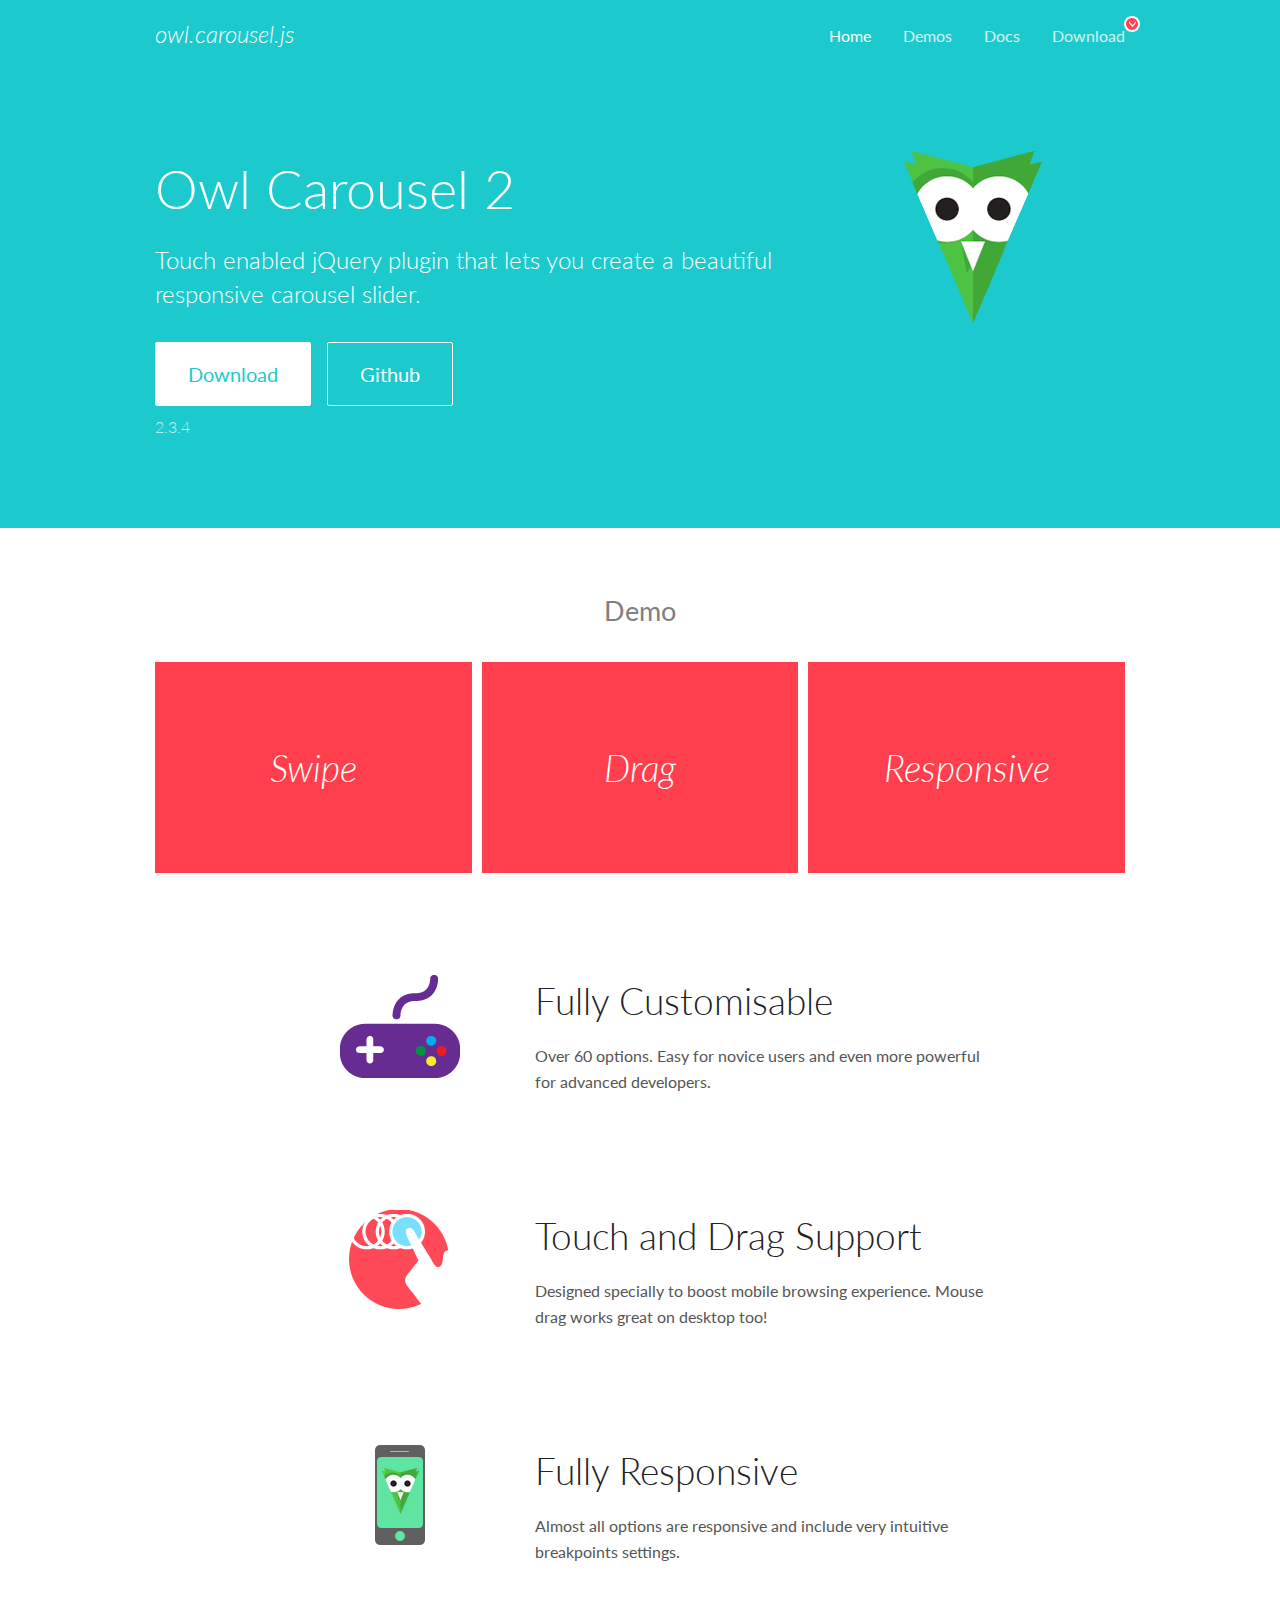
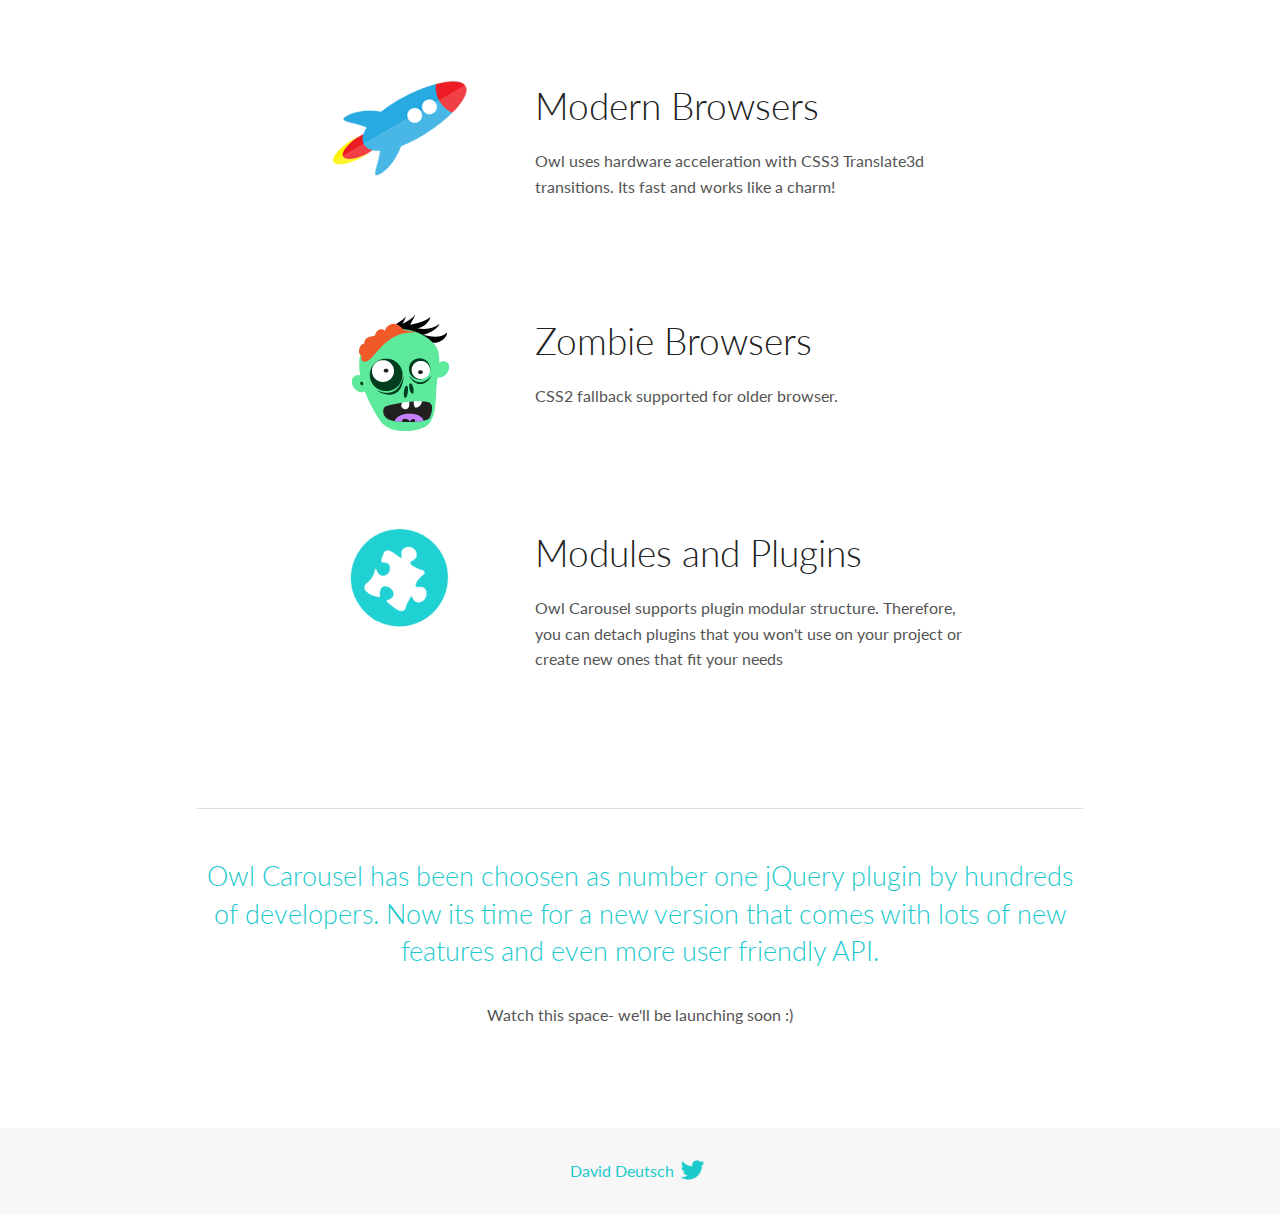
<file: vindor/OwlCarousel2-2.3.4/docs/index.html>
<!DOCTYPE html>
<html lang="en">
  <head>

    <!-- head -->
    <meta charset="utf-8">
    <meta name="msapplication-tap-highlight" content="no" />
    <meta name="viewport" content="width=device-width, initial-scale=1.0" />
    <meta name="description" content="Touch enabled jQuery plugin that lets you create beautiful responsive carousel slider.">
    <meta name="author" content="David Deutsch">
    <title>
      Home | Owl Carousel | 2.3.4
    </title>

    <!-- Stylesheets -->
    <link href='https://fonts.googleapis.com/css?family=Lato:300,400,700,400italic,300italic' rel='stylesheet' type='text/css'>
    <link rel="stylesheet" href="assets/css/docs.theme.min.css">

    <!-- Owl Stylesheets -->
    <link rel="stylesheet" href="assets/owlcarousel/assets/owl.carousel.min.css">
    <link rel="stylesheet" href="assets/owlcarousel/assets/owl.theme.default.min.css">

    <!-- HTML5 shim and Respond.js IE8 support of HTML5 elements and media queries -->

    <!--[if lt IE 9]>
      <script src="https://oss.maxcdn.com/libs/html5shiv/3.7.0/html5shiv.js"></script>
      <script src="https://oss.maxcdn.com/libs/respond.js/1.3.0/respond.min.js"></script>
    <![endif]-->

    <!-- Favicons -->
    <link rel="apple-touch-icon-precomposed" sizes="144x144" href="assets/ico/apple-touch-icon-144-precomposed.png">
    <link rel="shortcut icon" href="assets/ico/favicon.png">
    <link rel="shortcut icon" href="favicon.ico">

    <!-- Yeah i know js should not be in header. Its required for demos.-->

    <!-- javascript -->
    <script src="assets/vendors/jquery.min.js"></script>
    <script src="assets/owlcarousel/owl.carousel.js"></script>
  </head>
  <body>

    <!-- header -->
    <header class="header">
      <div class="row">
        <div class="large-12 columns">
          <div class="brand left">
            <h3>
              <a href="/OwlCarousel2/">owl.carousel.js</a> 
            </h3>
          </div>
          <a id="toggle-nav" class="right">
            <span></span> <span></span> <span></span> 
          </a> 
          <div class="nav-bar">
            <ul class="clearfix">
              <li class="active">
                <a href="/OwlCarousel2/index.html">Home</a> 
              </li>
              <li> <a href="/OwlCarousel2/demos/demos.html">Demos</a>  </li>
              <li> <a href="/OwlCarousel2/docs/started-welcome.html">Docs</a>  </li>
              <li>
                <a href="https://github.com/OwlCarousel2/OwlCarousel2/archive/2.3.4.zip">Download</a> 
                <span class="download"></span> 
              </li>
            </ul>
          </div>
        </div>
      </div>
    </header>

    <!-- home panel -->
    <section id="hero">
      <div class="row">
        <div class="large-8 medium-8 columns">
          <h1>Owl Carousel 2</h1>
          <h4>Touch enabled jQuery plugin that lets you create a beautiful responsive carousel slider.</h4>
          <a href="https://github.com/OwlCarousel2/OwlCarousel2/archive/2.3.4.zip" class="hero-button">Download</a> 
          <a href="https://github.com/OwlCarousel2/OwlCarousel2" class="hero-button outline">Github</a> 
          <p>2.3.4</p>
        </div>
        <div class="large-4 medium-4 columns">
          <img class="owl-logo" src="assets/img/owl-logo.png" alt="mr. Owl">
        </div>
      </div>
    </section>

    <!-- body -->
    <div class="home-demo">
      <div class="row">
        <div class="large-12 columns">
          <h3>Demo</h3>
          <div class="owl-carousel">
            <div class="item">
              <h2>Swipe</h2>
            </div>
            <div class="item">
              <h2>Drag</h2>
            </div>
            <div class="item">
              <h2>Responsive</h2>
            </div>
            <div class="item">
              <h2>CSS3</h2>
            </div>
            <div class="item">
              <h2>Fast</h2>
            </div>
            <div class="item">
              <h2>Easy</h2>
            </div>
            <div class="item">
              <h2>Free</h2>
            </div>
            <div class="item">
              <h2>Upgradable</h2>
            </div>
            <div class="item">
              <h2>Tons of options</h2>
            </div>
            <div class="item">
              <h2>Infinity</h2>
            </div>
            <div class="item">
              <h2>Auto Width</h2>
            </div>
          </div>
        </div>
      </div>
    </div>
    <script>
      var owl = $('.owl-carousel');
      owl.owlCarousel({
        margin: 10,
        loop: true,
        responsive: {
          0: {
            items: 1
          },
          600: {
            items: 2
          },
          1000: {
            items: 3
          }
        }
      })
    </script>

    <!-- features -->
    <div id="features">
      <div class="row">
        <div class="small-12 medium-9 small-centered columns">
          <section class="row feature">
            <div class="medium-4 small-12 columns">
              <img src="assets/img/feature-options.png" alt="">
            </div>
            <div class="medium-8 small-12 columns">
              <h2>Fully Customisable</h2>
              <p>Over 60 options. Easy for novice users and even more powerful for advanced developers.</p>
            </div>
          </section>
          <section class="row feature">
            <div class="medium-4 small-12 columns">
              <img src="assets/img/feature-drag.png" alt="">
            </div>
            <div class="medium-8 small-12 columns">
              <h2>Touch and Drag Support</h2>
              <p>Designed specially to boost mobile browsing experience. Mouse drag works great on desktop too!</p>
            </div>
          </section>
          <section class="row feature">
            <div class="medium-4 small-12 columns">
              <img src="assets/img/feature-responsive.png" alt="">
            </div>
            <div class="medium-8 small-12 columns">
              <h2>Fully Responsive</h2>
              <p>Almost all options are responsive and include very intuitive breakpoints settings.</p>
            </div>
          </section>
          <section class="row feature">
            <div class="medium-4 small-12 columns">
              <img src="assets/img/feature-modern.png" alt="">
            </div>
            <div class="medium-8 small-12 columns">
              <h2>Modern Browsers</h2>
              <p>Owl uses hardware acceleration with CSS3 Translate3d transitions. Its fast and works like a charm! </p>
            </div>
          </section>
          <section class="row feature">
            <div class="medium-4 small-12 columns">
              <img src="assets/img/feature-zombie.png" alt="">
            </div>
            <div class="medium-8 small-12 columns">
              <h2>Zombie Browsers</h2>
              <p>CSS2 fallback supported for older browser.</p>
            </div>
          </section>
          <section class="row feature">
            <div class="medium-4 small-12 columns">
              <img src="assets/img/feature-module.png" alt="">
            </div>
            <div class="medium-8 small-12 columns">
              <h2>Modules and Plugins</h2>
              <p>Owl Carousel supports plugin modular structure. Therefore, you can detach plugins that you won&#x27;t use on your project or create new ones that fit your needs</p>
            </div>
          </section>
        </div>
      </div>
    </div>

    <!-- footer -->
    <section id="teaser-text">
      <div class="row">
        <div class="small-12 medium-11 small-centered columns">
          <hr>
          <h3 id="owl-carousel-has-been-choosen-as-number-one-jquery-plugin-by-hundreds-of-developers-now-its-time-for-a-new-version-that-comes-with-lots-of-new-features-and-even-more-user-friendly-api-">Owl Carousel has been choosen as number one jQuery plugin by hundreds of developers. Now its time for a new version that comes with lots of new features and even more user friendly API.</h3>
          <p>Watch this space- we&#39;ll be launching soon :)</p>
        </div>
      </div>
    </section>

    <!-- footer -->
    <footer class="footer">
      <div class="row">
        <div class="large-12 columns">
          <h5>
            <a href="/OwlCarousel2/docs/support-contact.html">David Deutsch</a> 
            <a id="custom-tweet-button" href="https://twitter.com/share?url=https://github.com/OwlCarousel2/OwlCarousel2&text=Owl Carousel - This is so awesome! " target="_blank"></a> 
          </h5>
        </div>
      </div>
    </footer>

    <!-- vendors -->
    <script src="assets/vendors/highlight.js"></script>
    <script src="assets/js/app.js"></script>
  </body>
</html>
</file>
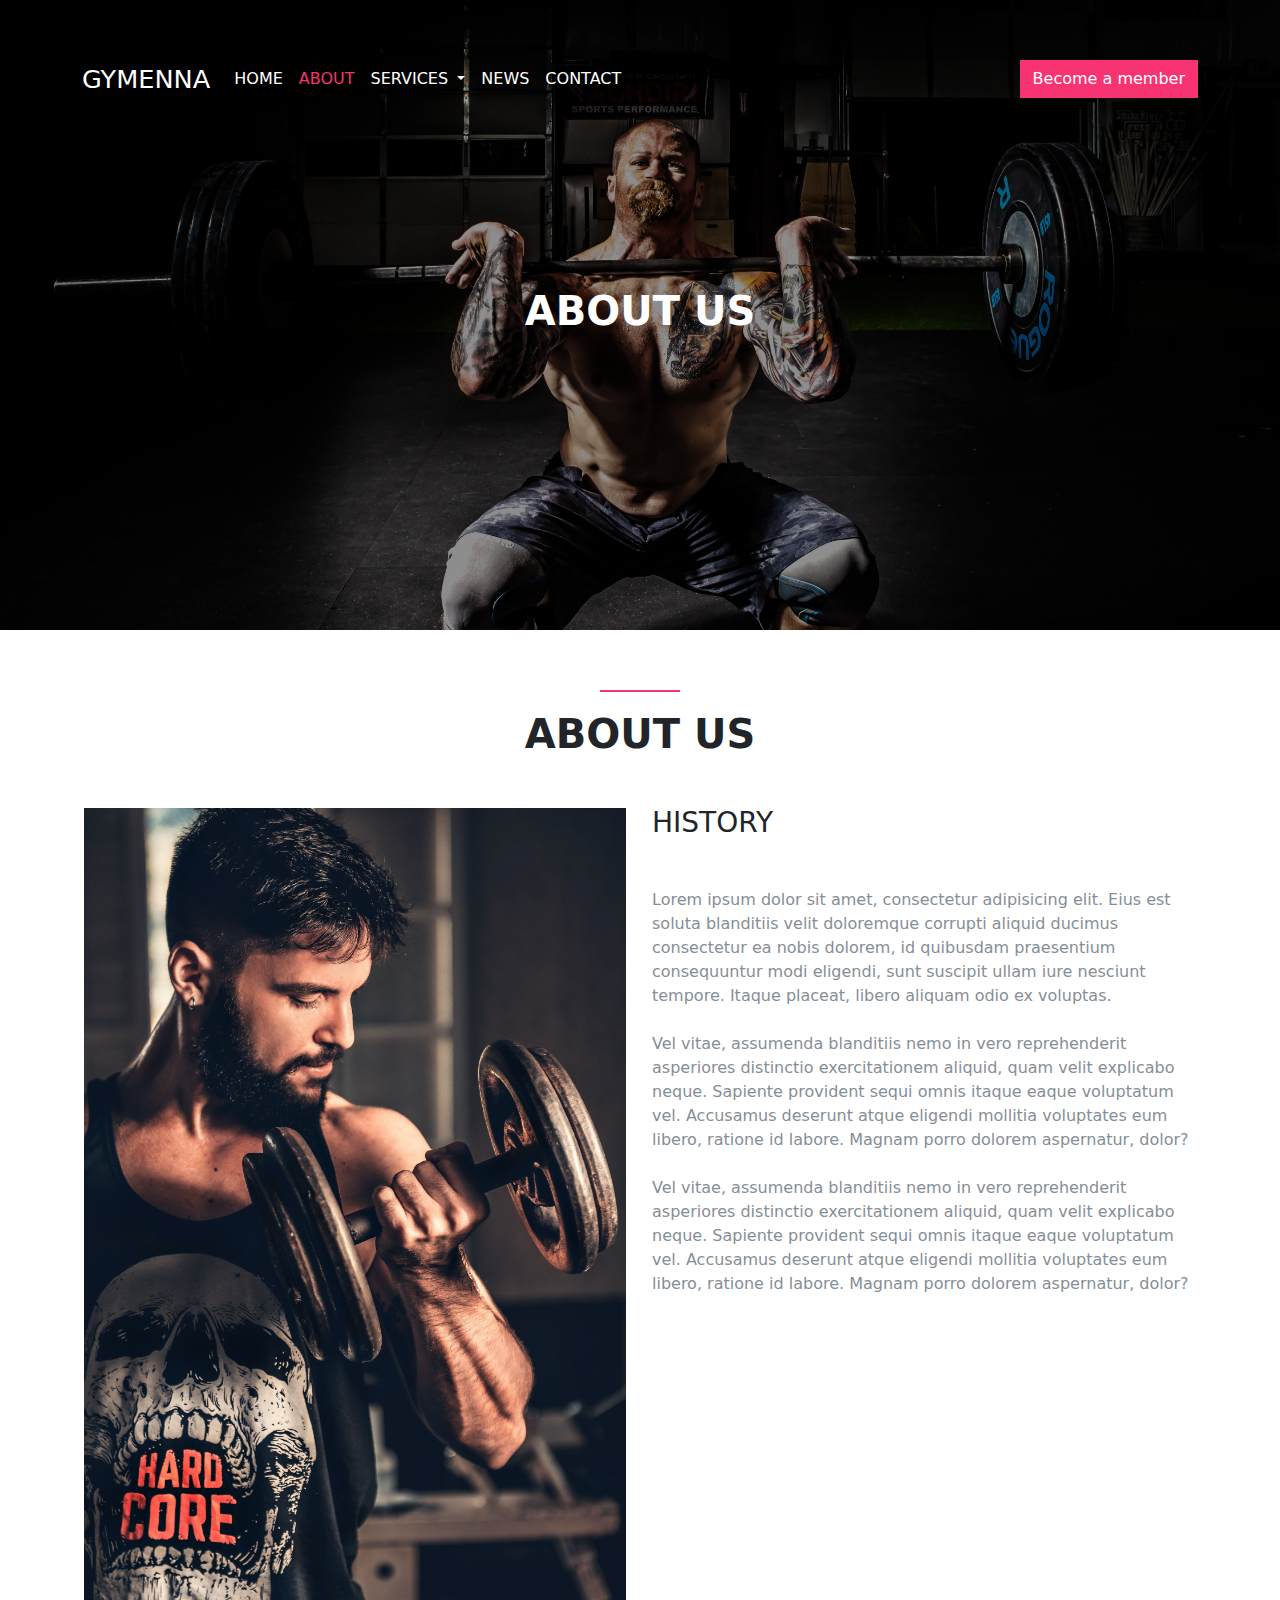
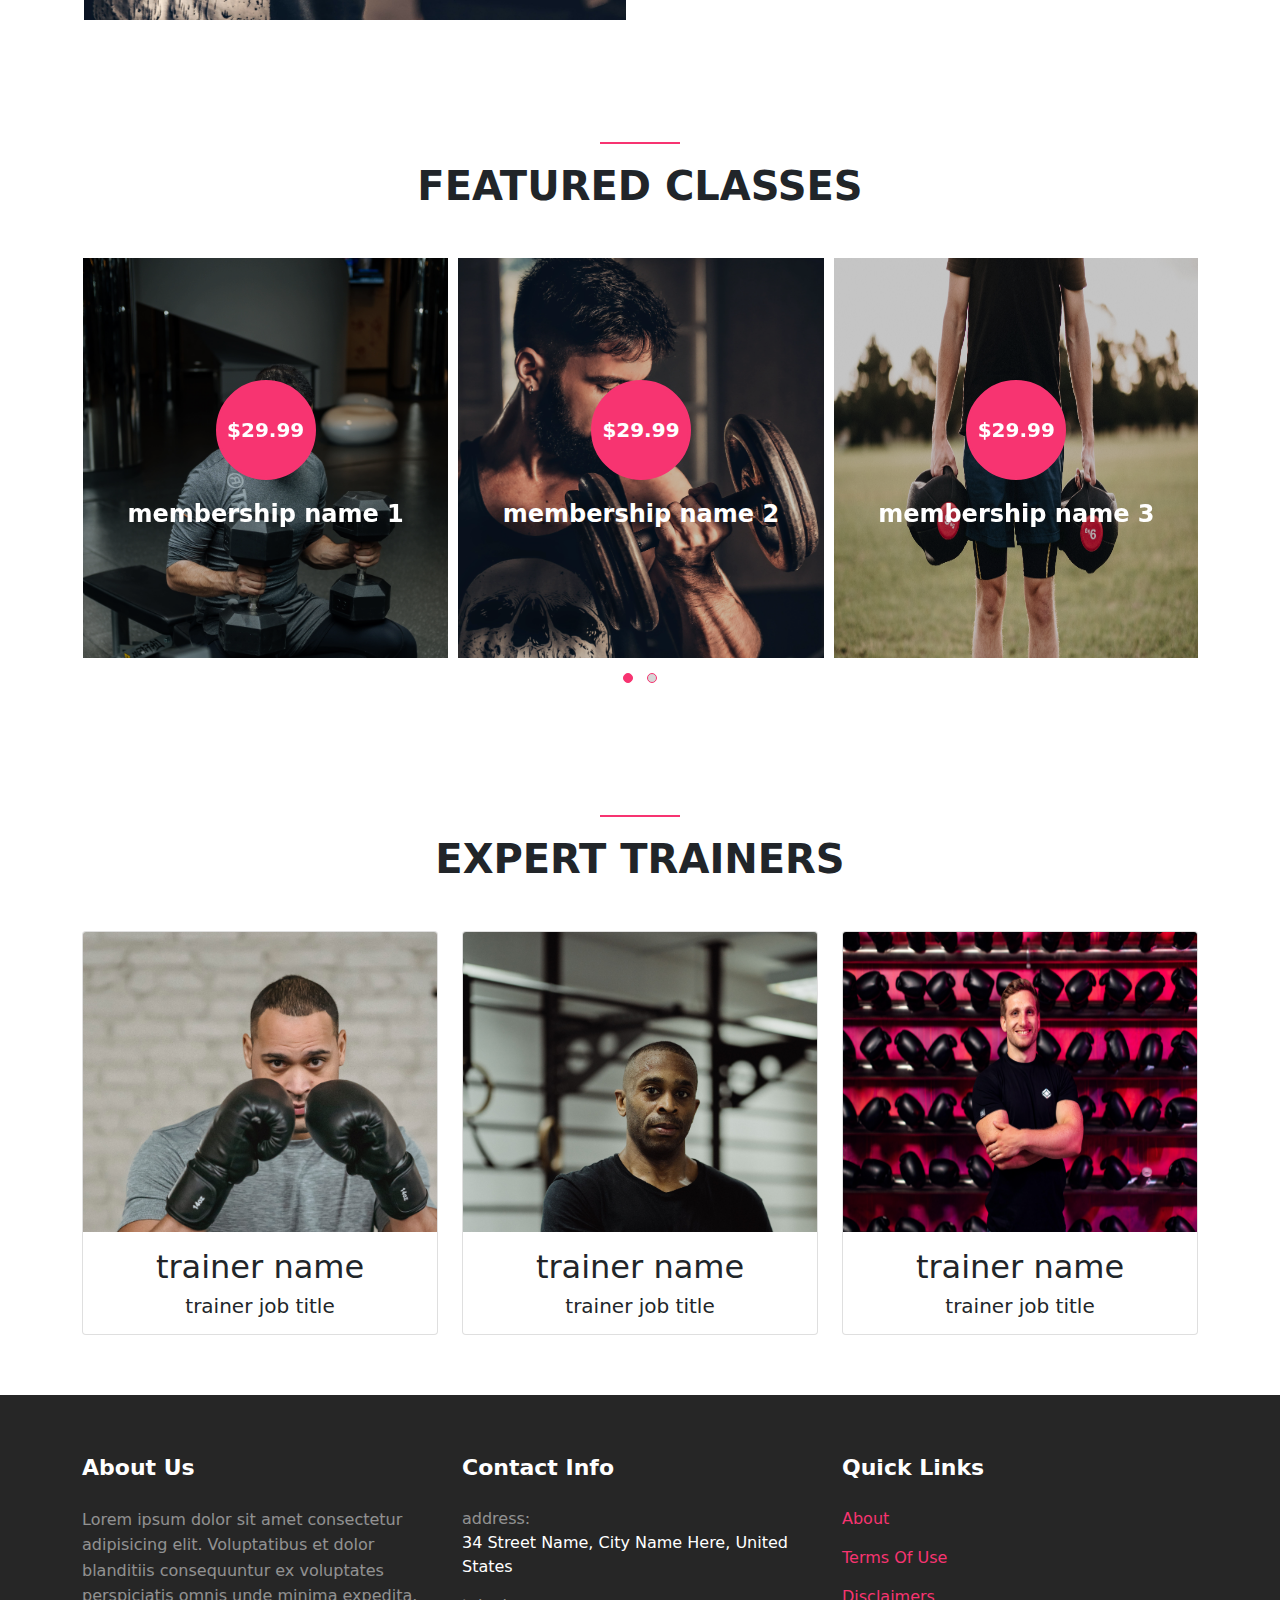
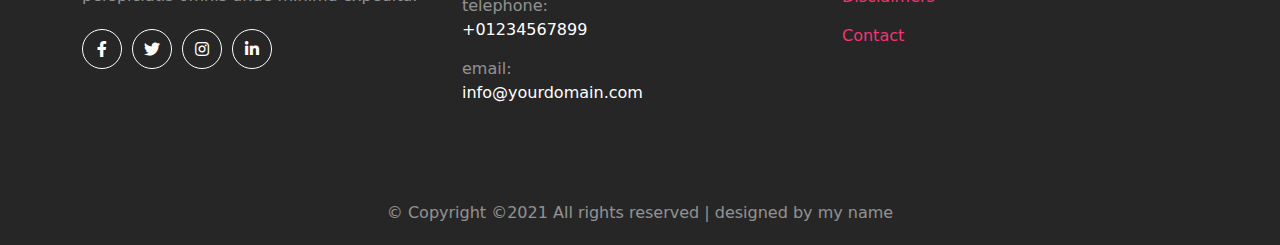
<file: about.html>
<!DOCTYPE html>
<html lang="en">
<head>
    <meta charset="UTF-8">
    <meta name="viewport" content="width=device-width, initial-scale=1.0">
    <title>Document</title>

    <link rel="stylesheet" href="css/all.min.css">
    <link rel="stylesheet" href="css/bootstrap.min.css">
    <link rel="stylesheet" href="css/owl.carousel.min.css">
    <link rel="stylesheet" href="css/owl.theme.default.css">
    <link rel="stylesheet" href="css/main.css">

</head>
<body>

    <div class="wrapper">

        <header>
            <nav class="navbar m_navbar navbar-expand-lg navbar-dark">
                <div class="container">
                  <a class="navbar-brand" href="index.html">gymenna</a>
                  <button class="navbar-toggler" type="button" data-bs-toggle="collapse" data-bs-target="#navbarSupportedContent" aria-controls="navbarSupportedContent" aria-expanded="false" aria-label="Toggle navigation">
                    <span class="navbar-toggler-icon"></span>
                  </button>
                  <div class="collapse navbar-collapse" id="navbarSupportedContent">
                    <ul class="navbar-nav me-auto mb-2 mb-lg-0">
                      <li class="nav-item">
                        <a class="nav-link" aria-current="page" href="index.html">home</a>
                      </li>
                      <li class="nav-item">
                        <a class="nav-link active" href="about.html">about</a>
                      </li>
                      <li class="nav-item dropdown">
                        <a class="nav-link dropdown-toggle" href="services.html" id="navbarDropdown" role="button" data-bs-toggle="dropdown" aria-expanded="false">
                            services
                        </a>
                        <ul class="dropdown-menu" aria-labelledby="navbarDropdown">
                          <li><a class="dropdown-item" href="services.html">one</a></li>
                          <li><a class="dropdown-item" href="services.html">two</a></li>
                          <li><a class="dropdown-item" href="services.html">three</a></li>
                        </ul>
                      </li>
                      <li class="nav-item">
                        <a class="nav-link" href="news.html">news</a>
                      </li>
                      <li class="nav-item">
                        <a class="nav-link" href="contact.html">contact</a>
                      </li>
                    </ul>
                    <a class="btn btn-custom" href="member.html">Become a member</a>
                  </div>
                </div>
            </nav>
        </header>

        <section class="page-header">
            <div class="overlay">
                <h2 class="page-title">about us</h2>
            </div>
        </section>

        <section class="m_section about">
            <div class="container">
                <h2 class="m_title">about us</h2>

                <div class="row">
                    <div class="col-md-6">
                        <div class="img">
                            <img src="imgs/f2.jpg" alt="">
                        </div>
                    </div>
                    <div class="col-md-6">
                        <div class="text">
                            <h3 class="mb-5">history</h3>
                            <p class="pb-2">Lorem ipsum dolor sit amet, consectetur adipisicing elit. Eius est soluta blanditiis velit doloremque corrupti aliquid ducimus consectetur ea nobis dolorem, id quibusdam praesentium consequuntur modi eligendi, sunt suscipit ullam iure nesciunt tempore. Itaque placeat, libero aliquam odio ex voluptas.</p>
                            <p class="pb-2">Vel vitae, assumenda blanditiis nemo in vero reprehenderit asperiores distinctio exercitationem aliquid, quam velit explicabo neque. Sapiente provident sequi omnis itaque eaque voluptatum vel. Accusamus deserunt atque eligendi mollitia voluptates eum libero, ratione id labore. Magnam porro dolorem aspernatur, dolor?</p>
                            <p class="pb-2">Vel vitae, assumenda blanditiis nemo in vero reprehenderit asperiores distinctio exercitationem aliquid, quam velit explicabo neque. Sapiente provident sequi omnis itaque eaque voluptatum vel. Accusamus deserunt atque eligendi mollitia voluptates eum libero, ratione id labore. Magnam porro dolorem aspernatur, dolor?</p>
                        </div>
                    </div>
                </div>

                
            </div>
        </section>

        <section class="m_section featured">
            <div class="container">
                <h2 class="m_title">featured classes</h2>

                <div class="owl-carousel featured_slidshow owl-theme">
                    
                    <div class="item">
                        <div class="item-content">
                            <div class="img">
                                <img src="imgs/f1.jpg" alt="">
                            </div>
                            <div class="info">
                                <div class="price">$29.99</div>
                                <h3 class="title">membership name 1</h3>
                            </div>
                        </div>
                    </div>

                    
                    <div class="item">
                        <div class="item-content">
                            <div class="img">
                                <img src="imgs/f2.jpg" alt="">
                            </div>
                            <div class="info">
                                <div class="price">$29.99</div>
                                <h3 class="title">membership name 2</h3>
                            </div>
                        </div>
                    </div>

                    
                    <div class="item">
                        <div class="item-content">
                            <div class="img">
                                <img src="imgs/f3.jpg" alt="">
                            </div>
                            <div class="info">
                                <div class="price">$29.99</div>
                                <h3 class="title">membership name 3</h3>
                            </div>
                        </div>
                    </div>


                    <div class="item">
                        <div class="item-content">
                            <div class="img">
                                <img src="imgs/f4.jpg" alt="">
                            </div>
                            <div class="info">
                                <div class="price">$29.99</div>
                                <h3 class="title">membership name 4</h3>
                            </div>
                        </div>
                    </div>


                </div>
            </div>
        </section>


        <section class="m_section trainers">
            <div class="container">
                <h2 class="m_title">expert trainers</h2>

                <div class="row">
                    <div class="col-md-4">
                        <div class="card">
                            <div class="img card-img-top">
                                <img src="imgs/t1.jpg" alt="...">
                            </div>
                            <div class="card-body text-center">
                              <h2 class="card-title">trainer name</h2>
                              <h5 class="card-text">trainer job title</h5>
                            </div>
                          </div>
                    </div>
                    <div class="col-md-4">
                        <div class="card">
                            <div class="img card-img-top">
                                <img src="imgs/t2.jpg" alt="...">
                            </div>
                            <div class="card-body text-center">
                              <h2 class="card-title">trainer name</h2>
                              <h5 class="card-text">trainer job title</h5>
                            </div>
                          </div>
                    </div>
                    <div class="col-md-4">
                        <div class="card">
                            <div class="img card-img-top">
                                <img src="imgs/t3.jpg" alt="...">
                            </div>
                            <div class="card-body text-center">
                              <h2 class="card-title">trainer name</h2>
                              <h5 class="card-text">trainer job title</h5>
                            </div>
                          </div>
                    </div>
                </div>
            </div>
        </section>

        <footer>
            <div class="container">
                <div class="m-footer">
                    <div class="row">

                        <div class="col-md-4">
                            <div>
                                <h3 class="f_title">about us</h3>
                                <p class="text">Lorem ipsum dolor sit amet consectetur adipisicing elit. Voluptatibus et dolor blanditiis consequuntur ex voluptates perspiciatis omnis unde minima expedita.</p>
                                <ul class="p-0 social">
                                    <li><a href=""><i class="fab fa-facebook-f"></i></a></li>
                                    <li><a href=""><i class="fab fa-twitter"></i></a></li>
                                    <li><a href=""><i class="fab fa-instagram"></i></a></li>
                                    <li><a href=""><i class="fab fa-linkedin-in"></i></a></li>
                                </ul>
                            </div>
                        </div>

                        <div class="col-md-4">
                            <div>
                                <h3 class="f_title">contact Info</h3>
                                <ul class="p-0">
                                    <li>
                                        <span>address:</span>
                                        <span class="data">34 Street Name, City Name Here, United States</span>
                                    </li>
                                    <li>
                                        <span>telephone:</span>
                                        <span class="data">+01234567899</span>
                                    </li>
                                    <li>
                                        <span>email:</span>
                                        <span class="data">info@yourdomain.com</span>
                                    </li>
                                </ul>
                            </div>
                        </div>

                        <div class="col-md-4">
                            <div>
                                <h3 class="f_title">quick links</h3>
                                <ul  class="p-0 quick-link">
                                    <li><a href="">about</a></li>
                                    <li><a href="">terms of use</a></li>
                                    <li><a href="">disclaimers</a></li>
                                    <li><a href="">contact</a></li>
                                </ul>
                            </div>
                        </div>

                    </div>
                </div>
                <div class="copyright">
                    © Copyright ©2021 All rights reserved | designed by my name
                </div>
            </div>
        </footer>
    </div>

    <script src="js/jquery-3.6.0.min.js"></script>
    <script src="js/bootstrap.bundle.min.js"></script>
    <script src="js/owl.carousel.min.js"></script>
    <script src="js/main.js"></script>
</body>
</html>
</file>
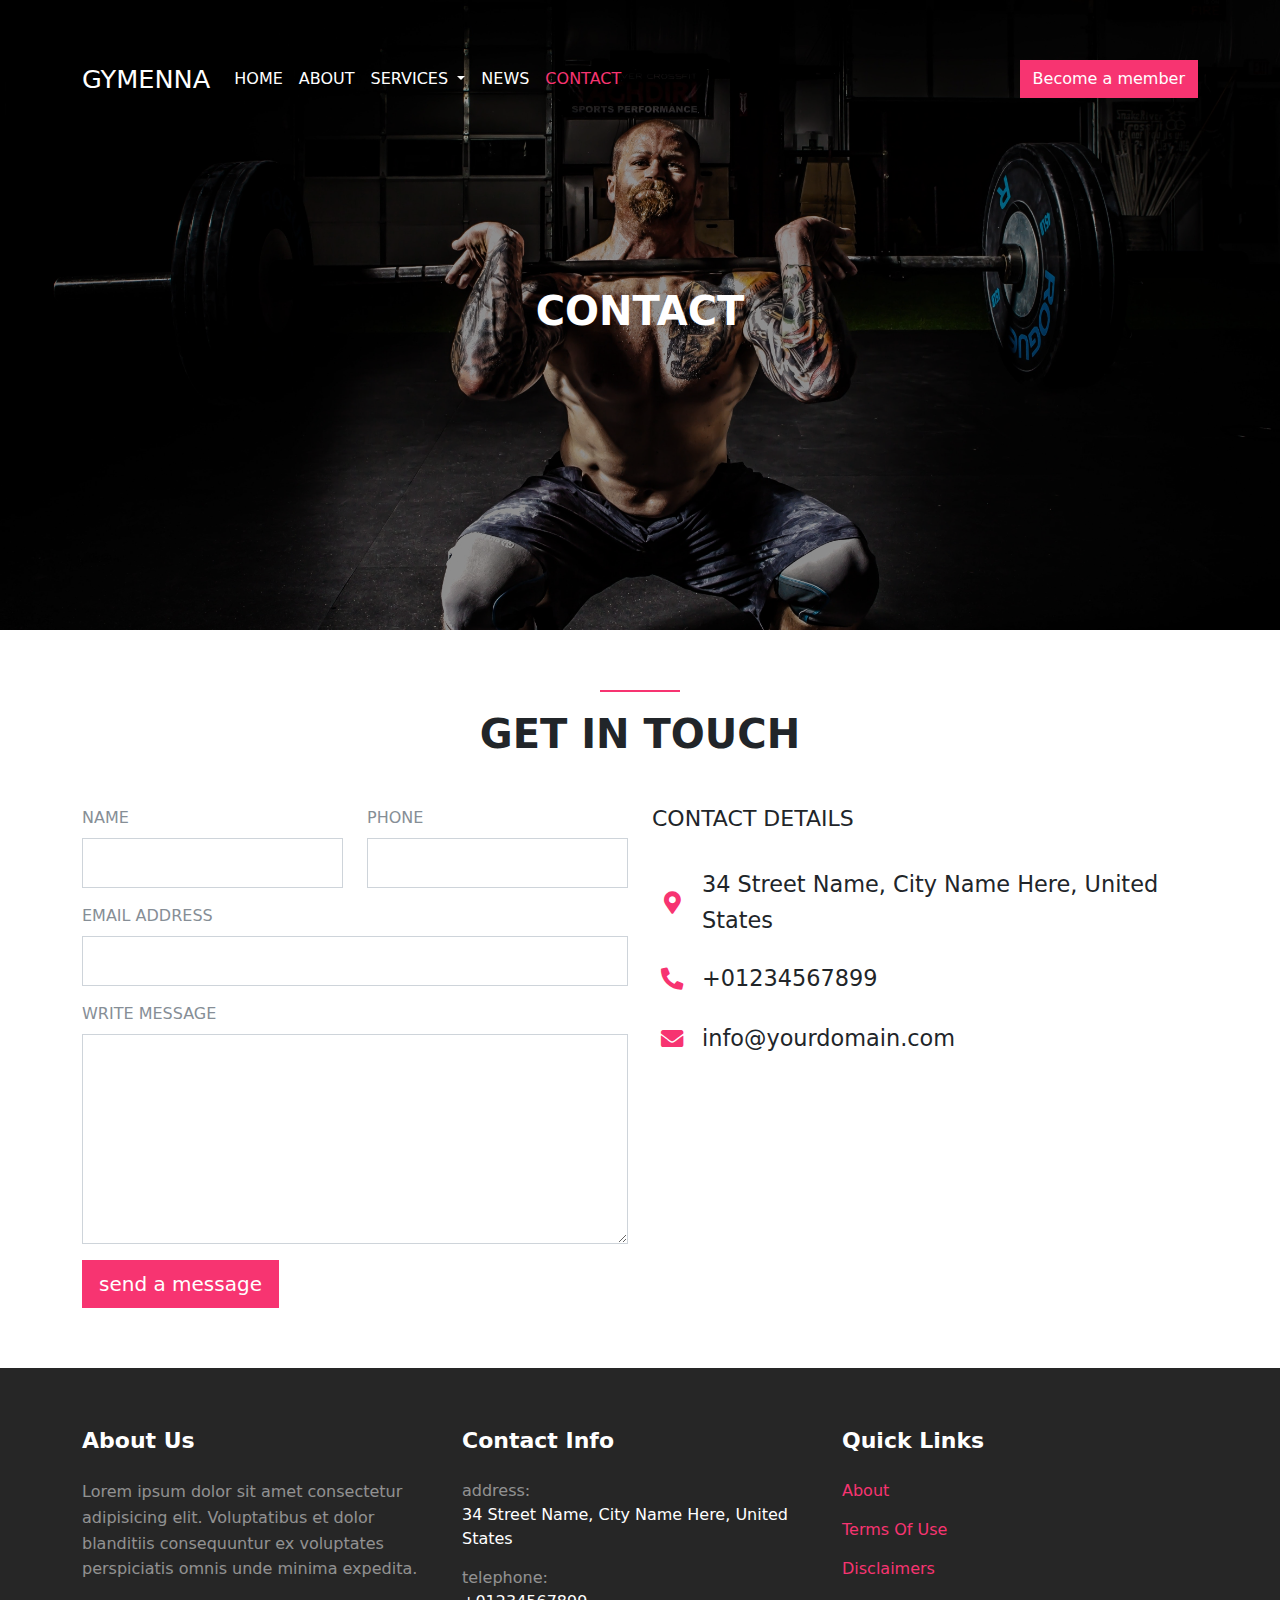
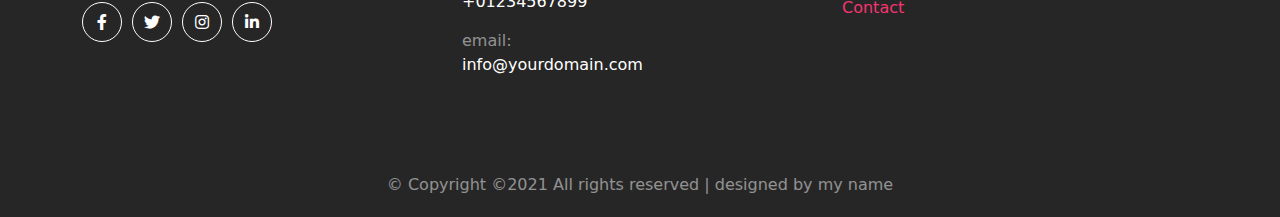
<file: contact.html>
<!DOCTYPE html>
<html lang="en">
<head>
    <meta charset="UTF-8">
    <meta name="viewport" content="width=device-width, initial-scale=1.0">
    <title>Document</title>

    <link rel="stylesheet" href="css/all.min.css">
    <link rel="stylesheet" href="css/bootstrap.min.css">
    <link rel="stylesheet" href="css/owl.carousel.min.css">
    <link rel="stylesheet" href="css/owl.theme.default.css">
    <link rel="stylesheet" href="css/main.css">

</head>
<body>

    <div class="wrapper">

        <header>
            <nav class="navbar m_navbar navbar-expand-lg navbar-dark">
                <div class="container">
                  <a class="navbar-brand" href="index.html">gymenna</a>
                  <button class="navbar-toggler" type="button" data-bs-toggle="collapse" data-bs-target="#navbarSupportedContent" aria-controls="navbarSupportedContent" aria-expanded="false" aria-label="Toggle navigation">
                    <span class="navbar-toggler-icon"></span>
                  </button>
                  <div class="collapse navbar-collapse" id="navbarSupportedContent">
                    <ul class="navbar-nav me-auto mb-2 mb-lg-0">
                      <li class="nav-item">
                        <a class="nav-link" aria-current="page" href="index.html">home</a>
                      </li>
                      <li class="nav-item">
                        <a class="nav-link" href="about.html">about</a>
                      </li>
                      <li class="nav-item dropdown">
                        <a class="nav-link dropdown-toggle" href="services.html" id="navbarDropdown" role="button" data-bs-toggle="dropdown" aria-expanded="false">
                            services
                        </a>
                        <ul class="dropdown-menu" aria-labelledby="navbarDropdown">
                          <li><a class="dropdown-item" href="services.html">one</a></li>
                          <li><a class="dropdown-item" href="services.html">two</a></li>
                          <li><a class="dropdown-item" href="services.html">three</a></li>
                        </ul>
                      </li>
                      <li class="nav-item">
                        <a class="nav-link" href="news.html">news</a>
                      </li>
                      <li class="nav-item">
                        <a class="nav-link active" href="contact.html">contact</a>
                      </li>
                    </ul>
                    <a class="btn btn-custom" href="member.html">Become a member</a>
                  </div>
                </div>
            </nav>
        </header>

        <section class="page-header">
            <div class="overlay">
                <h2 class="page-title">contact</h2>
            </div>
        </section>

        <section class="m_section contact">
            <div class="container">
                <h2 class="m_title">Get In Touch</h2>


                <div class="row">
                    <div class="col-md-6">
                        <div class="form">
                            <form>
                                <div class="row">
                                    <div class="col-md-6">
                                        <div class="mb-3 input-group-lg">
                                            <label for="exampleInputEmail1" class="form-label">name</label>
                                            <input type="text" class="form-control" id="exampleInputEmail1" aria-describedby="name">
                                        </div>
                                    </div>
                                    <div class="col-md-6">
                                        <div class="mb-3 input-group-lg">
                                            <label for="exampleInputEmail1" class="form-label">phone</label>
                                            <input type="text" class="form-control" id="exampleInputEmail1" aria-describedby="phone">
                                        </div>
                                    </div>
                                </div>
                                <div class="mb-3 input-group-lg">
                                  <label for="exampleInputEmail1" class="form-label">Email address</label>
                                  <input type="email" class="form-control" id="exampleInputEmail1" aria-describedby="emailHelp">
                                </div>
                                <div class="mb-3 input-group-lg">
                                    <label for="exampleInputEmail1" class="form-label">Write Message</label>
                                    <textarea class="form-control" rows="6"></textarea>
                                </div>
                                <button type="submit" class="btn btn-lg btn-custom">send a message</button>
                              </form>
                        </div>
                    </div>
                    <div class="col-md-6">
                        <h3>Contact Details</h3>
                        <ul class="details p-0">

                            <li>
                                <span class="icon"><i class="fas fa-map-marker-alt"></i></span>
                                <span class="data">34 Street Name, City Name Here, United States</span>
                            </li>
                            <li>
                                <span class="icon"><i class="fas fa-phone-alt"></i></span>
                                <span class="data">+01234567899</span>
                            </li>
                            <li>
                                <span class="icon"><i class="fas fa-envelope"></i></span>
                                <span class="data">info@yourdomain.com</span>
                            </li>

                        </ul>
                    </div>
                </div>

                
            </div>
        </section>



        <footer>
            <div class="container">
                <div class="m-footer">
                    <div class="row">

                        <div class="col-md-4">
                            <div>
                                <h3 class="f_title">about us</h3>
                                <p class="text">Lorem ipsum dolor sit amet consectetur adipisicing elit. Voluptatibus et dolor blanditiis consequuntur ex voluptates perspiciatis omnis unde minima expedita.</p>
                                <ul class="p-0 social">
                                    <li><a href=""><i class="fab fa-facebook-f"></i></a></li>
                                    <li><a href=""><i class="fab fa-twitter"></i></a></li>
                                    <li><a href=""><i class="fab fa-instagram"></i></a></li>
                                    <li><a href=""><i class="fab fa-linkedin-in"></i></a></li>
                                </ul>
                            </div>
                        </div>

                        <div class="col-md-4">
                            <div>
                                <h3 class="f_title">contact Info</h3>
                                <ul class="p-0">
                                    <li>
                                        <span>address:</span>
                                        <span class="data">34 Street Name, City Name Here, United States</span>
                                    </li>
                                    <li>
                                        <span>telephone:</span>
                                        <span class="data">+01234567899</span>
                                    </li>
                                    <li>
                                        <span>email:</span>
                                        <span class="data">info@yourdomain.com</span>
                                    </li>
                                </ul>
                            </div>
                        </div>

                        <div class="col-md-4">
                            <div>
                                <h3 class="f_title">quick links</h3>
                                <ul  class="p-0 quick-link">
                                    <li><a href="">about</a></li>
                                    <li><a href="">terms of use</a></li>
                                    <li><a href="">disclaimers</a></li>
                                    <li><a href="">contact</a></li>
                                </ul>
                            </div>
                        </div>

                    </div>
                </div>
                <div class="copyright">
                    © Copyright ©2021 All rights reserved | designed by my name
                </div>
            </div>
        </footer>
    </div>

    <script src="js/jquery-3.6.0.min.js"></script>
    <script src="js/bootstrap.bundle.min.js"></script>
    <script src="js/owl.carousel.min.js"></script>
    <script src="js/main.js"></script>
</body>
</html>
</file>
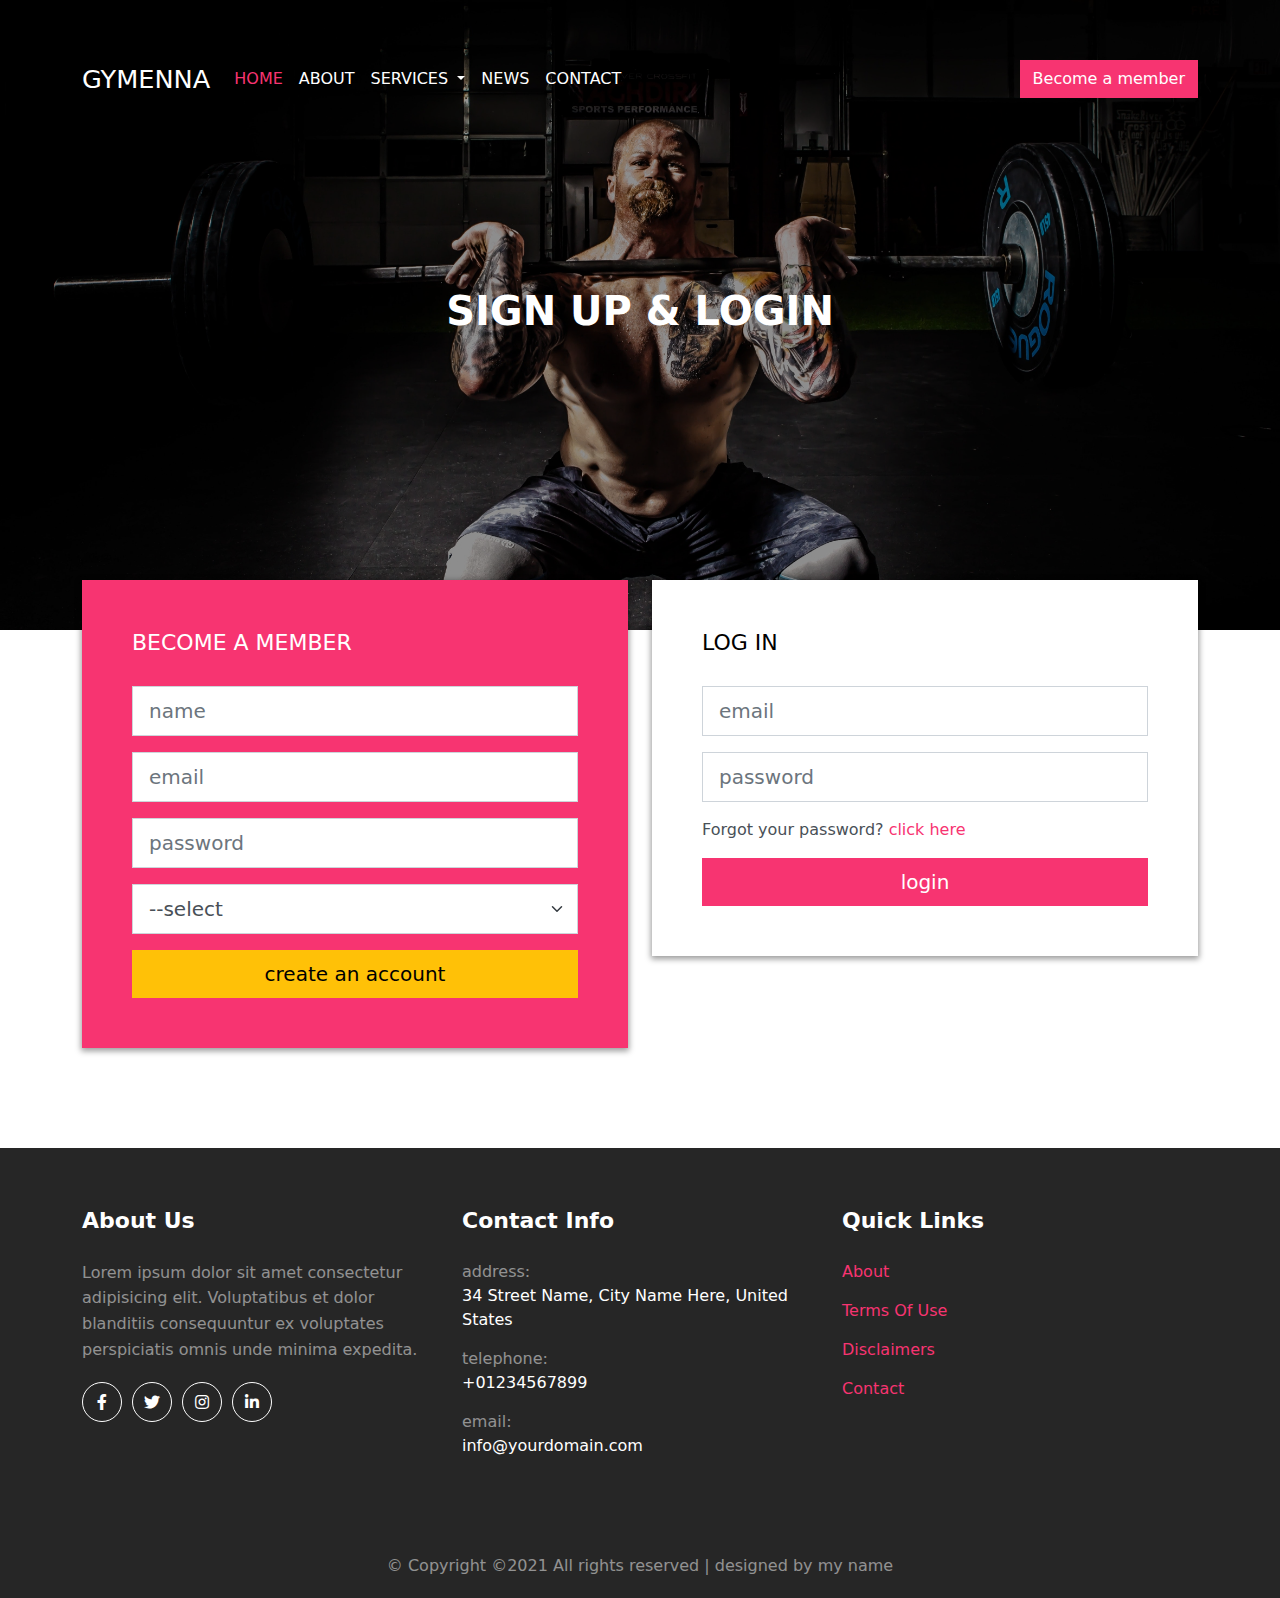
<file: member.html>
<!DOCTYPE html>
<html lang="en">
<head>
    <meta charset="UTF-8">
    <meta name="viewport" content="width=device-width, initial-scale=1.0">
    <title>Document</title>

    <link rel="stylesheet" href="css/all.min.css">
    <link rel="stylesheet" href="css/bootstrap.min.css">
    <link rel="stylesheet" href="css/owl.carousel.min.css">
    <link rel="stylesheet" href="css/owl.theme.default.css">
    <link rel="stylesheet" href="css/main.css">

</head>
<body>

    <div class="wrapper">

        <header>
            <nav class="navbar m_navbar navbar-expand-lg navbar-dark">
                <div class="container">
                  <a class="navbar-brand" href="index.html">gymenna</a>
                  <button class="navbar-toggler" type="button" data-bs-toggle="collapse" data-bs-target="#navbarSupportedContent" aria-controls="navbarSupportedContent" aria-expanded="false" aria-label="Toggle navigation">
                    <span class="navbar-toggler-icon"></span>
                  </button>
                  <div class="collapse navbar-collapse" id="navbarSupportedContent">
                    <ul class="navbar-nav me-auto mb-2 mb-lg-0">
                      <li class="nav-item">
                        <a class="nav-link active" aria-current="page" href="index.html">home</a>
                      </li>
                      <li class="nav-item">
                        <a class="nav-link" href="about.html">about</a>
                      </li>
                      <li class="nav-item dropdown">
                        <a class="nav-link dropdown-toggle" href="services.html" id="navbarDropdown" role="button" data-bs-toggle="dropdown" aria-expanded="false">
                            services
                        </a>
                        <ul class="dropdown-menu" aria-labelledby="navbarDropdown">
                          <li><a class="dropdown-item" href="services.html">one</a></li>
                          <li><a class="dropdown-item" href="services.html">two</a></li>
                          <li><a class="dropdown-item" href="services.html">three</a></li>
                        </ul>
                      </li>
                      <li class="nav-item">
                        <a class="nav-link" href="news.html">news</a>
                      </li>
                      <li class="nav-item">
                        <a class="nav-link" href="contact.html">contact</a>
                      </li>
                    </ul>
                    <a class="btn btn-custom" href="member.html">Become a member</a>
                  </div>
                </div>
            </nav>
        </header>

        <section class="page-header">
            <div class="overlay">
                <h2 class="page-title">sign up & login</h2>
            </div>
        </section>


        <section class="member">
            <div class="container">
                <div class="row">
                    <div class="col-md-6">
                        <div class="sign_up mb-5 mb-md-0">
                            <h3>become a member</h3>

                            <div class="mb-3 input-group-lg">
                                <input type="text" class="form-control" placeholder="name" id="exampleInputEmail1" aria-describedby="name">
                            </div>
                            <div class="mb-3 input-group-lg">
                                <input type="email" class="form-control" placeholder="email" id="exampleInputEmail1" aria-describedby="name">
                            </div>
                            <div class="mb-3 input-group-lg">
                                <input type="password" class="form-control" placeholder="password" id="exampleInputEmail1" aria-describedby="name">
                            </div>
                            <div class="mb-3 input-group-lg">
                                <select class="form-select" aria-label="Default select example">
                                    <option selected>--select</option>
                                    <option value="1">silver</option>
                                    <option value="2">gold</option>
                                    <option value="3">platinum</option>
                                </select>
                            </div>
                            <button class="btn w-100 btn-lg btn-warning">create an account</button>

                        </div>
                    </div>
                    <div class="col-md-6">
                        <div class="login">
                            <h3>Log in</h3>

                            <div class="mb-3 input-group-lg">
                                <input type="email" class="form-control" placeholder="email" id="exampleInputEmail1" aria-describedby="name">
                            </div>
                            <div class="mb-3 input-group-lg">
                                <input type="password" class="form-control" placeholder="password" id="exampleInputEmail1" aria-describedby="name">
                            </div>
                            <p>Forgot your password? <a href="">click here</a></p>

                            <button class="btn w-100 btn-lg btn-custom">login</button>

                        </div>
                    </div>
                </div>
            </div>
        </section>



        <footer>
            <div class="container">
                <div class="m-footer">
                    <div class="row">

                        <div class="col-md-4">
                            <div>
                                <h3 class="f_title">about us</h3>
                                <p class="text">Lorem ipsum dolor sit amet consectetur adipisicing elit. Voluptatibus et dolor blanditiis consequuntur ex voluptates perspiciatis omnis unde minima expedita.</p>
                                <ul class="p-0 social">
                                    <li><a href=""><i class="fab fa-facebook-f"></i></a></li>
                                    <li><a href=""><i class="fab fa-twitter"></i></a></li>
                                    <li><a href=""><i class="fab fa-instagram"></i></a></li>
                                    <li><a href=""><i class="fab fa-linkedin-in"></i></a></li>
                                </ul>
                            </div>
                        </div>

                        <div class="col-md-4">
                            <div>
                                <h3 class="f_title">contact Info</h3>
                                <ul class="p-0">
                                    <li>
                                        <span>address:</span>
                                        <span class="data">34 Street Name, City Name Here, United States</span>
                                    </li>
                                    <li>
                                        <span>telephone:</span>
                                        <span class="data">+01234567899</span>
                                    </li>
                                    <li>
                                        <span>email:</span>
                                        <span class="data">info@yourdomain.com</span>
                                    </li>
                                </ul>
                            </div>
                        </div>

                        <div class="col-md-4">
                            <div>
                                <h3 class="f_title">quick links</h3>
                                <ul  class="p-0 quick-link">
                                    <li><a href="">about</a></li>
                                    <li><a href="">terms of use</a></li>
                                    <li><a href="">disclaimers</a></li>
                                    <li><a href="">contact</a></li>
                                </ul>
                            </div>
                        </div>

                    </div>
                </div>
                <div class="copyright">
                    © Copyright ©2021 All rights reserved | designed by my name
                </div>
            </div>
        </footer>
    </div>

    <script src="js/jquery-3.6.0.min.js"></script>
    <script src="js/bootstrap.bundle.min.js"></script>
    <script src="js/owl.carousel.min.js"></script>
    <script src="js/main.js"></script>
</body>
</html>
</file>
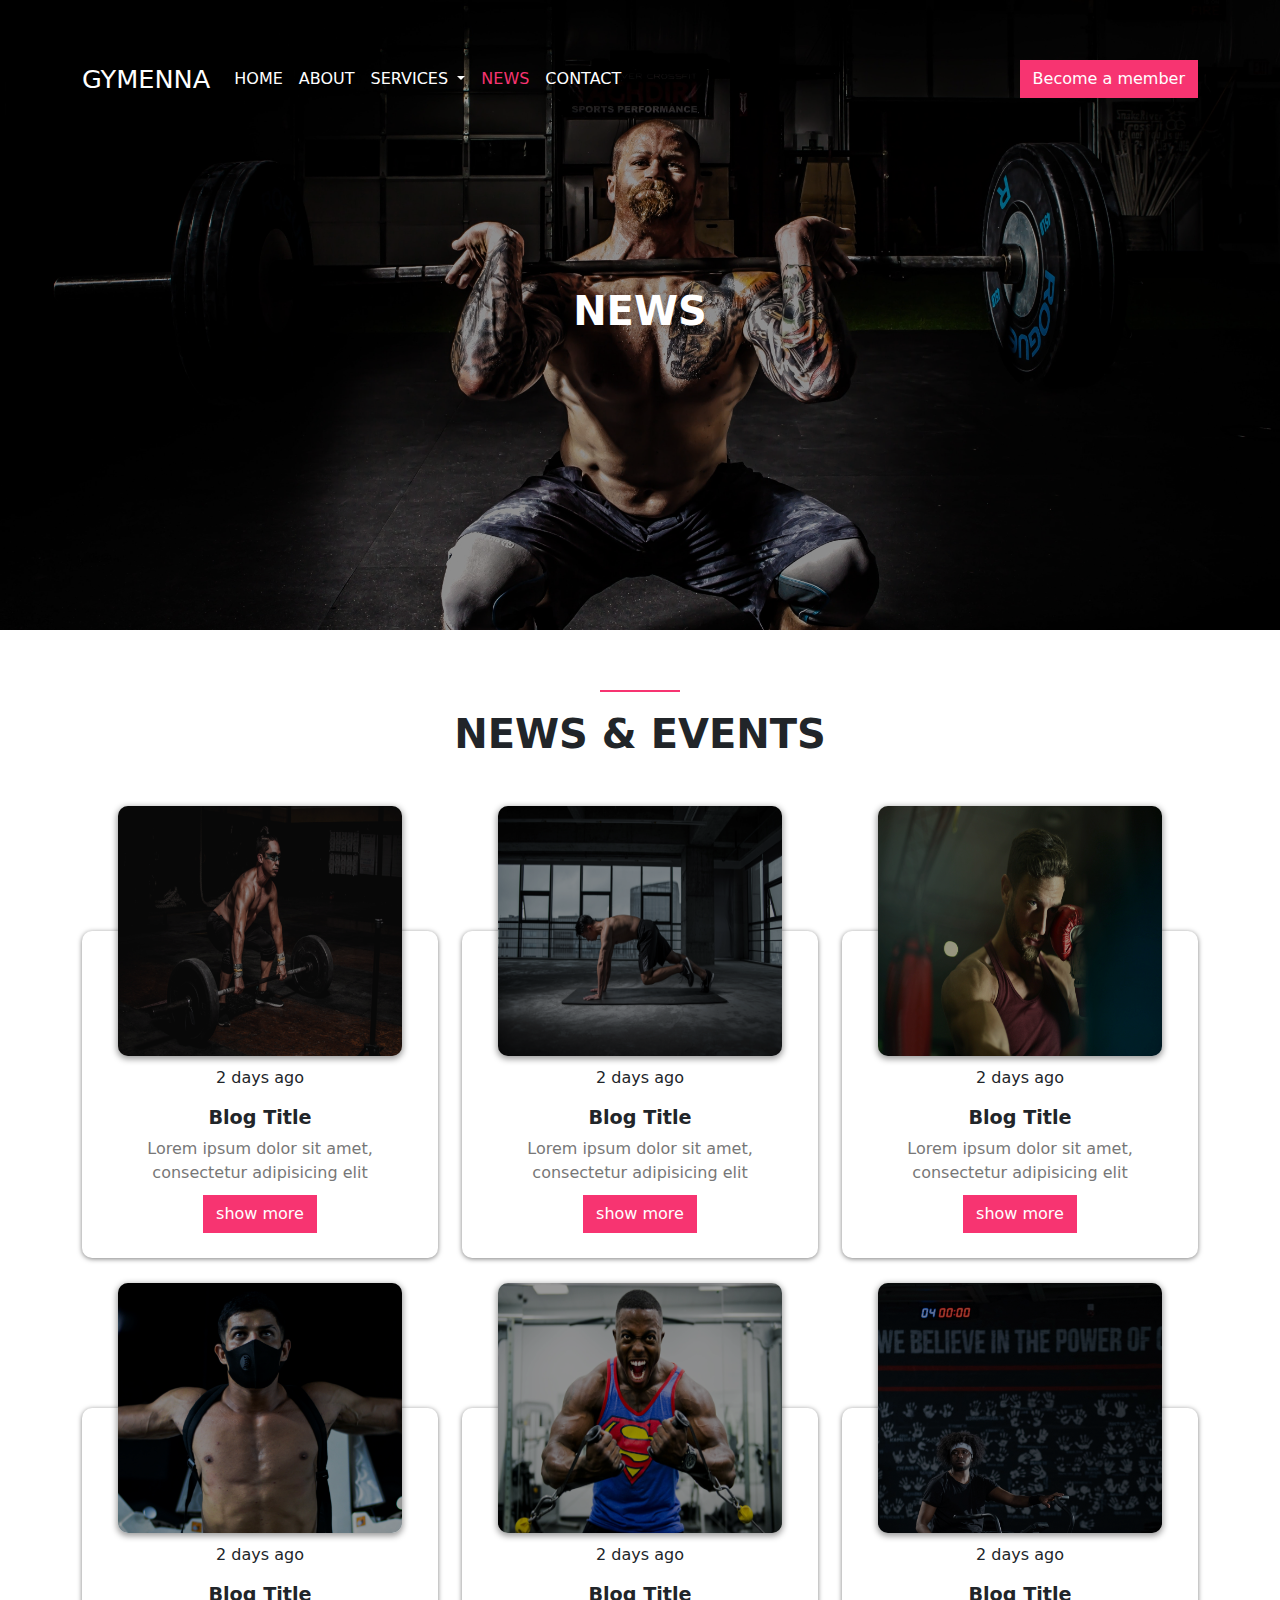
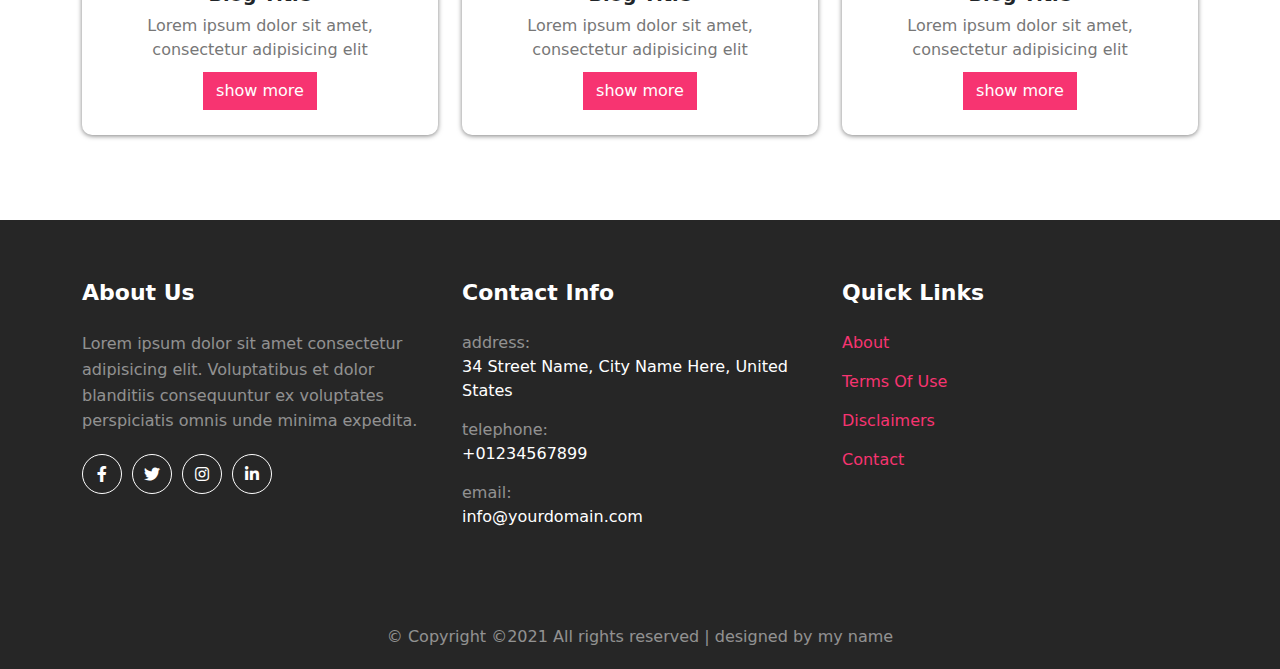
<file: news.html>
<!DOCTYPE html>
<html lang="en">
<head>
    <meta charset="UTF-8">
    <meta name="viewport" content="width=device-width, initial-scale=1.0">
    <title>Document</title>

    <link rel="stylesheet" href="css/all.min.css">
    <link rel="stylesheet" href="css/bootstrap.min.css">
    <link rel="stylesheet" href="css/owl.carousel.min.css">
    <link rel="stylesheet" href="css/owl.theme.default.css">
    <link rel="stylesheet" href="css/main.css">

</head>
<body>

    <div class="wrapper">

        <header>
            <nav class="navbar m_navbar navbar-expand-lg navbar-dark">
                <div class="container">
                  <a class="navbar-brand" href="index.html">gymenna</a>
                  <button class="navbar-toggler" type="button" data-bs-toggle="collapse" data-bs-target="#navbarSupportedContent" aria-controls="navbarSupportedContent" aria-expanded="false" aria-label="Toggle navigation">
                    <span class="navbar-toggler-icon"></span>
                  </button>
                  <div class="collapse navbar-collapse" id="navbarSupportedContent">
                    <ul class="navbar-nav me-auto mb-2 mb-lg-0">
                      <li class="nav-item">
                        <a class="nav-link" aria-current="page" href="index.html">home</a>
                      </li>
                      <li class="nav-item">
                        <a class="nav-link" href="about.html">about</a>
                      </li>
                      <li class="nav-item dropdown">
                        <a class="nav-link dropdown-toggle" href="services.html" id="navbarDropdown" role="button" data-bs-toggle="dropdown" aria-expanded="false">
                            services
                        </a>
                        <ul class="dropdown-menu" aria-labelledby="navbarDropdown">
                          <li><a class="dropdown-item" href="services.html">one</a></li>
                          <li><a class="dropdown-item" href="services.html">two</a></li>
                          <li><a class="dropdown-item" href="services.html">three</a></li>
                        </ul>
                      </li>
                      <li class="nav-item">
                        <a class="nav-link active" href="news.html">news</a>
                      </li>
                      <li class="nav-item">
                        <a class="nav-link" href="contact.html">contact</a>
                      </li>
                    </ul>
                    <a class="btn btn-custom" href="member.html">Become a member</a>
                  </div>
                </div>
            </nav>
        </header>

        <section class="page-header">
            <div class="overlay">
                <h2 class="page-title">news</h2>
            </div>
        </section>

        <section class="m_section news">
            <div class="container">
                <h2 class="m_title">news & events</h2>


                <div class="row">

                    <div class="col-sm-6 col-md-4">
                        <div class="blog-card">
                            <div class="img">
                                <img src="imgs/b1.jpg" alt="">
                            </div>
                            <div class="info">
                                <p class="">2 days ago</p>
                                <h3 class="title">blog title</h3>
                                <p class="brief">Lorem ipsum dolor sit amet, consectetur adipisicing elit</p>
                                <a class="btn btn-custom" href="">show more</a>
                            </div>
                        </div>
                    </div>

                    <div class="col-sm-6 col-md-4">
                        <div class="blog-card">
                            <div class="img">
                                <img src="imgs/b2.jpg" alt="">
                            </div>
                            <div class="info">
                                <p class="">2 days ago</p>
                                <h3 class="title">blog title</h3>
                                <p class="brief">Lorem ipsum dolor sit amet, consectetur adipisicing elit</p>
                                <a class="btn btn-custom" href="">show more</a>
                            </div>
                        </div>
                    </div>

                    <div class="col-sm-6 col-md-4">
                        <div class="blog-card">
                            <div class="img">
                                <img src="imgs/b3.jpg" alt="">
                            </div>
                            <div class="info">
                                <p class="">2 days ago</p>
                                <h3 class="title">blog title</h3>
                                <p class="brief">Lorem ipsum dolor sit amet, consectetur adipisicing elit</p>
                                <a class="btn btn-custom" href="">show more</a>
                            </div>
                        </div>
                    </div>
                    
                    <div class="col-sm-6 col-md-4">
                        <div class="blog-card">
                            <div class="img">
                                <img src="imgs/b4.jpg" alt="">
                            </div>
                            <div class="info">
                                <p class="">2 days ago</p>
                                <h3 class="title">blog title</h3>
                                <p class="brief">Lorem ipsum dolor sit amet, consectetur adipisicing elit</p>
                                <a class="btn btn-custom" href="">show more</a>
                            </div>
                        </div>
                    </div>

                    <div class="col-sm-6 col-md-4">
                        <div class="blog-card">
                            <div class="img">
                                <img src="imgs/b5.jpg" alt="">
                            </div>
                            <div class="info">
                                <p class="">2 days ago</p>
                                <h3 class="title">blog title</h3>
                                <p class="brief">Lorem ipsum dolor sit amet, consectetur adipisicing elit</p>
                                <a class="btn btn-custom" href="">show more</a>
                            </div>
                        </div>
                    </div>

                    <div class="col-sm-6 col-md-4">
                        <div class="blog-card">
                            <div class="img">
                                <img src="imgs/b6.jpg" alt="">
                            </div>
                            <div class="info">
                                <p class="">2 days ago</p>
                                <h3 class="title">blog title</h3>
                                <p class="brief">Lorem ipsum dolor sit amet, consectetur adipisicing elit</p>
                                <a class="btn btn-custom" href="">show more</a>
                            </div>
                        </div>
                    </div>


                </div>
                
            </div>
        </section>

        <footer>
            <div class="container">
                <div class="m-footer">
                    <div class="row">

                        <div class="col-md-4">
                            <div>
                                <h3 class="f_title">about us</h3>
                                <p class="text">Lorem ipsum dolor sit amet consectetur adipisicing elit. Voluptatibus et dolor blanditiis consequuntur ex voluptates perspiciatis omnis unde minima expedita.</p>
                                <ul class="p-0 social">
                                    <li><a href=""><i class="fab fa-facebook-f"></i></a></li>
                                    <li><a href=""><i class="fab fa-twitter"></i></a></li>
                                    <li><a href=""><i class="fab fa-instagram"></i></a></li>
                                    <li><a href=""><i class="fab fa-linkedin-in"></i></a></li>
                                </ul>
                            </div>
                        </div>

                        <div class="col-md-4">
                            <div>
                                <h3 class="f_title">contact Info</h3>
                                <ul class="p-0">
                                    <li>
                                        <span>address:</span>
                                        <span class="data">34 Street Name, City Name Here, United States</span>
                                    </li>
                                    <li>
                                        <span>telephone:</span>
                                        <span class="data">+01234567899</span>
                                    </li>
                                    <li>
                                        <span>email:</span>
                                        <span class="data">info@yourdomain.com</span>
                                    </li>
                                </ul>
                            </div>
                        </div>

                        <div class="col-md-4">
                            <div>
                                <h3 class="f_title">quick links</h3>
                                <ul  class="p-0 quick-link">
                                    <li><a href="">about</a></li>
                                    <li><a href="">terms of use</a></li>
                                    <li><a href="">disclaimers</a></li>
                                    <li><a href="">contact</a></li>
                                </ul>
                            </div>
                        </div>

                    </div>
                </div>
                <div class="copyright">
                    © Copyright ©2021 All rights reserved | designed by my name
                </div>
            </div>
        </footer>
    </div>

    <script src="js/jquery-3.6.0.min.js"></script>
    <script src="js/bootstrap.bundle.min.js"></script>
    <script src="js/owl.carousel.min.js"></script>
    <script src="js/main.js"></script>
</body>
</html>
</file>
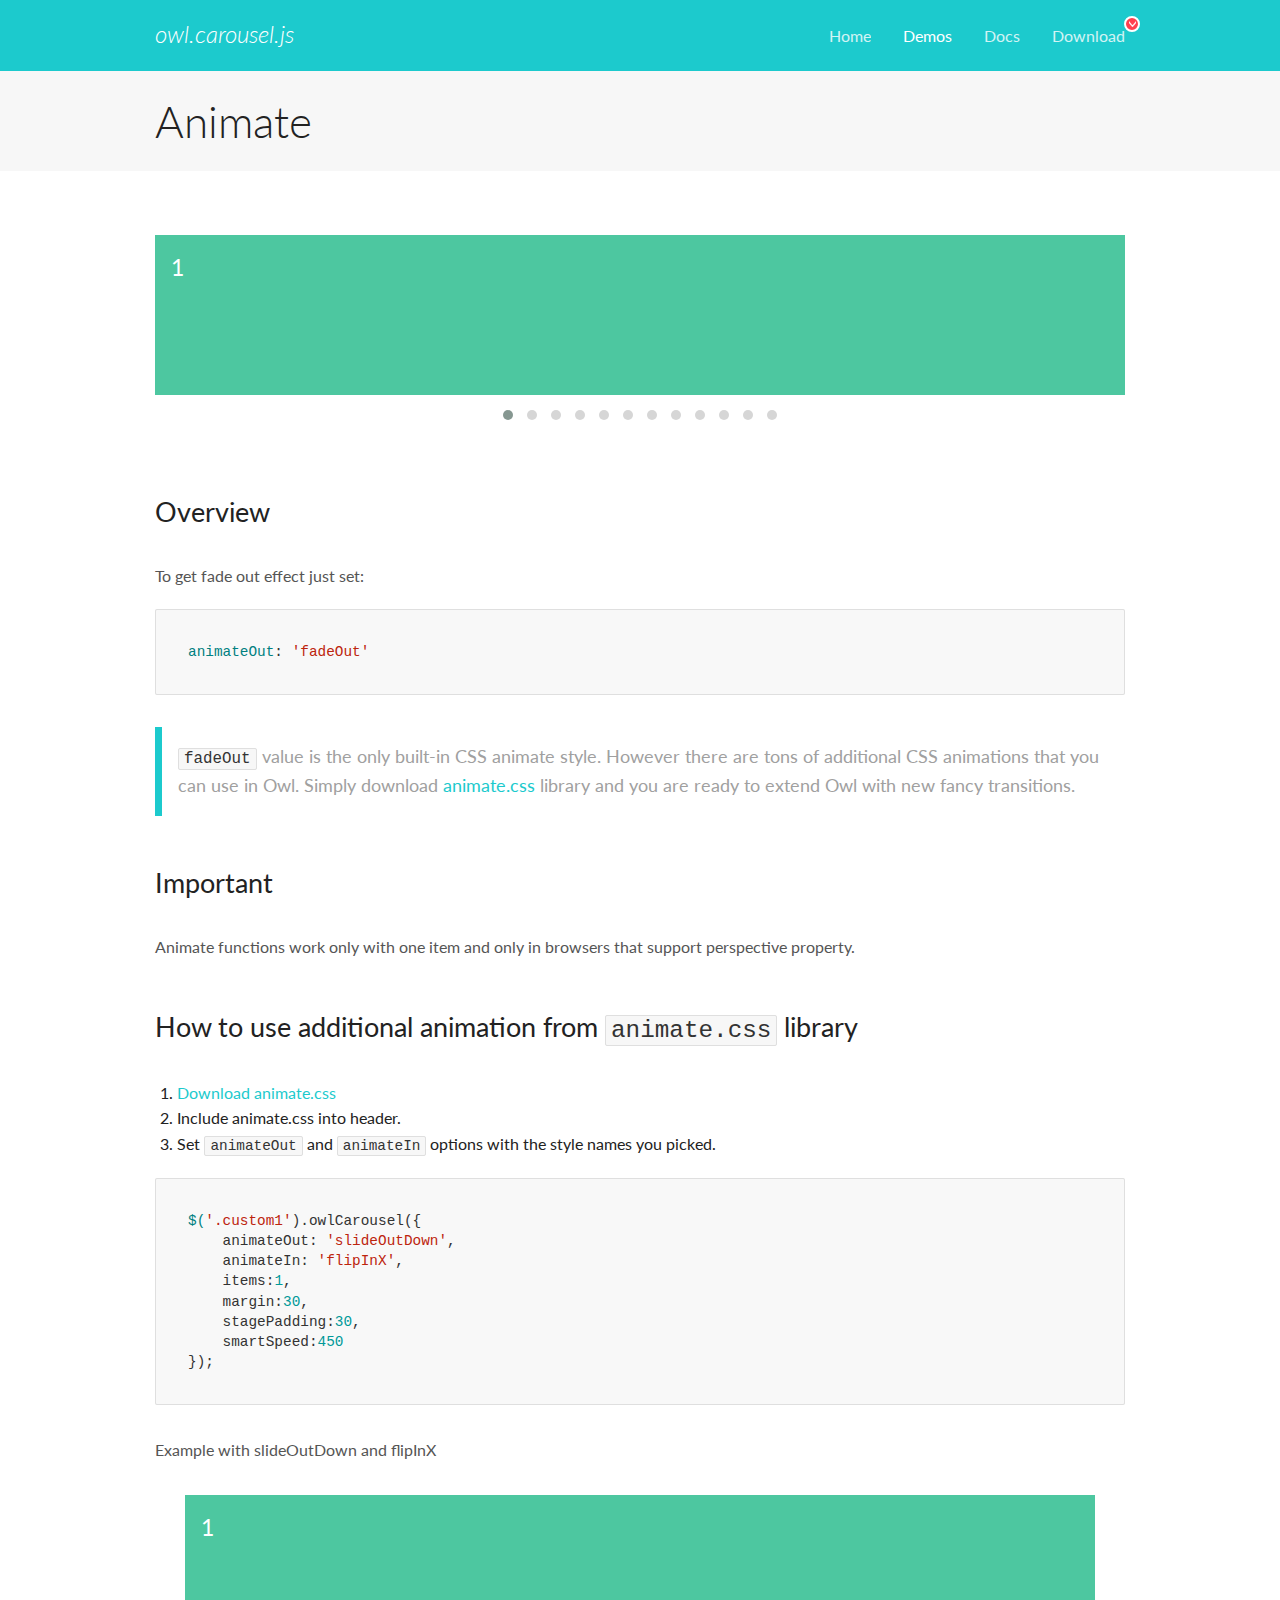
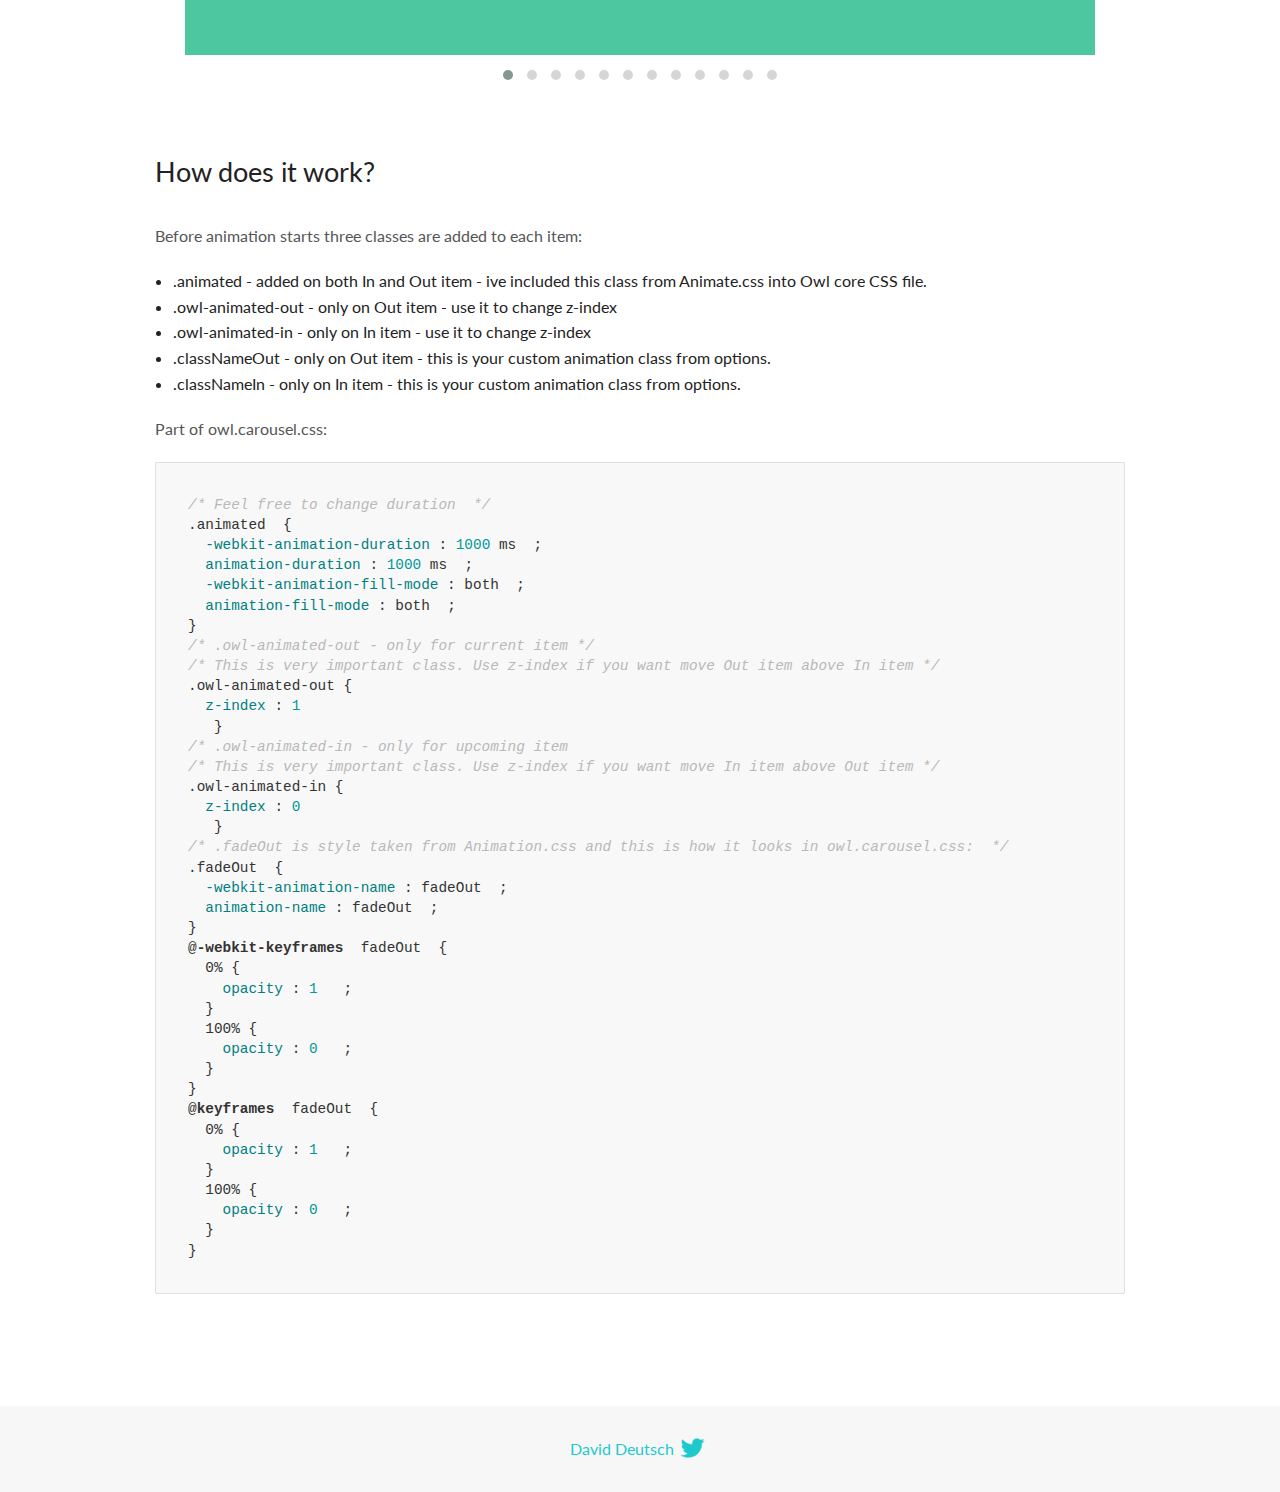
<file: vindor/OwlCarousel2-2.3.4/docs/demos/animate.html>
<!DOCTYPE html>
<html lang="en">
  <head>

    <!-- head -->
    <meta charset="utf-8">
    <meta name="msapplication-tap-highlight" content="no" />
    <meta name="viewport" content="width=device-width, initial-scale=1.0" />
    <meta name="description" content="Animate carousel">
    <meta name="author" content="David Deutsch">
    <title>
      Animate Demo | Owl Carousel | 2.3.4
    </title>

    <!-- Stylesheets -->
    <link href='https://fonts.googleapis.com/css?family=Lato:300,400,700,400italic,300italic' rel='stylesheet' type='text/css'>
    <link rel="stylesheet" href="../assets/css/docs.theme.min.css">

    <!-- Owl Stylesheets -->
    <link rel="stylesheet" href="../assets/owlcarousel/assets/owl.carousel.min.css">
    <link rel="stylesheet" href="../assets/owlcarousel/assets/owl.theme.default.min.css">

    <!-- HTML5 shim and Respond.js IE8 support of HTML5 elements and media queries -->

    <!--[if lt IE 9]>
      <script src="https://oss.maxcdn.com/libs/html5shiv/3.7.0/html5shiv.js"></script>
      <script src="https://oss.maxcdn.com/libs/respond.js/1.3.0/respond.min.js"></script>
    <![endif]-->

    <!-- Favicons -->
    <link rel="apple-touch-icon-precomposed" sizes="144x144" href="../assets/ico/apple-touch-icon-144-precomposed.png">
    <link rel="shortcut icon" href="../assets/ico/favicon.png">
    <link rel="shortcut icon" href="favicon.ico">

    <!-- Yeah i know js should not be in header. Its required for demos.-->

    <!-- javascript -->
    <script src="../assets/vendors/jquery.min.js"></script>
    <script src="../assets/owlcarousel/owl.carousel.js"></script>
  </head>
  <body>

    <!-- header -->
    <header class="header">
      <div class="row">
        <div class="large-12 columns">
          <div class="brand left">
            <h3>
              <a href="/OwlCarousel2/">owl.carousel.js</a> 
            </h3>
          </div>
          <a id="toggle-nav" class="right">
            <span></span> <span></span> <span></span> 
          </a> 
          <div class="nav-bar">
            <ul class="clearfix">
              <li> <a href="/OwlCarousel2/index.html">Home</a>  </li>
              <li class="active">
                <a href="/OwlCarousel2/demos/demos.html">Demos</a> 
              </li>
              <li> <a href="/OwlCarousel2/docs/started-welcome.html">Docs</a>  </li>
              <li>
                <a href="https://github.com/OwlCarousel2/OwlCarousel2/archive/2.3.4.zip">Download</a> 
                <span class="download"></span> 
              </li>
            </ul>
          </div>
        </div>
      </div>
    </header>

    <!-- title -->
    <section class="title">
      <div class="row">
        <div class="large-12 columns">
          <h1>Animate</h1>
        </div>
      </div>
    </section>

    <!--  Demos -->
    <section id="demos">
      <div class="row">
        <div class="large-12 columns">
          <div class="fadeOut owl-carousel owl-theme">
            <div class="item">
              <h4>1</h4>
            </div>
            <div class="item">
              <h4>2</h4>
            </div>
            <div class="item">
              <h4>3</h4>
            </div>
            <div class="item">
              <h4>4</h4>
            </div>
            <div class="item">
              <h4>5</h4>
            </div>
            <div class="item">
              <h4>6</h4>
            </div>
            <div class="item">
              <h4>7</h4>
            </div>
            <div class="item">
              <h4>8</h4>
            </div>
            <div class="item">
              <h4>9</h4>
            </div>
            <div class="item">
              <h4>10</h4>
            </div>
            <div class="item">
              <h4>11</h4>
            </div>
            <div class="item">
              <h4>12</h4>
            </div>
          </div>
          <h3 id="overview">Overview</h3>
          <p>To get fade out effect just set:</p>
          <pre><code>animateOut: &#39;fadeOut&#39;</code></pre>
          <blockquote>
            <p><code>fadeOut</code> value is the only built-in CSS animate style. However there are tons of additional CSS animations that you can use in Owl. Simply download
              <a href="https://daneden.github.io/animate.css/">animate.css</a>  library and you are ready to extend Owl with new fancy transitions.</p>
          </blockquote>
          <h3 id="important">Important</h3>
          <p>Animate functions work only with one item and only in browsers that support perspective property.</p>
          <h3 id="how-to-use-additional-animation-from-animate-css-library">How to use additional animation from <code>animate.css</code> library</h3>
          <ol>
            <li> <a href="https://daneden.github.io/animate.css/">Download animate.css</a>  </li>
            <li>Include animate.css into header.</li>
            <li>Set <code>animateOut</code> and <code>animateIn</code> options with the style names you picked.</li>
          </ol>
          <pre><code>$(&#39;.custom1&#39;).owlCarousel({
    animateOut: &#39;slideOutDown&#39;,
    animateIn: &#39;flipInX&#39;,
    items:1,
    margin:30,
    stagePadding:30,
    smartSpeed:450
});</code></pre>
          <p>Example with slideOutDown and flipInX</p>
          <div class="custom1 owl-carousel owl-theme">
            <div class="item">
              <h4>1</h4>
            </div>
            <div class="item">
              <h4>2</h4>
            </div>
            <div class="item">
              <h4>3</h4>
            </div>
            <div class="item">
              <h4>4</h4>
            </div>
            <div class="item">
              <h4>5</h4>
            </div>
            <div class="item">
              <h4>6</h4>
            </div>
            <div class="item">
              <h4>7</h4>
            </div>
            <div class="item">
              <h4>8</h4>
            </div>
            <div class="item">
              <h4>9</h4>
            </div>
            <div class="item">
              <h4>10</h4>
            </div>
            <div class="item">
              <h4>11</h4>
            </div>
            <div class="item">
              <h4>12</h4>
            </div>
          </div>
          <h3 id="how-does-it-work-">How does it work?</h3>
          <p>Before animation starts three classes are added to each item:</p>
          <ul>
            <li>.animated - added on both In and Out item - ive included this class from Animate.css into Owl core CSS file.</li>
            <li>.owl-animated-out - only on Out item - use it to change z-index</li>
            <li>.owl-animated-in - only on In item - use it to change z-index</li>
            <li>.classNameOut - only on Out item - this is your custom animation class from options.</li>
            <li>.classNameIn - only on In item - this is your custom animation class from options.</li>
          </ul>
          <p>Part of owl.carousel.css:</p>
          <pre><code class="language-css"><span class="comment">/* Feel free to change duration  */</span> 
<span class="class">.animated</span>  <span class="rules">{
  <span class="rule"><span class="attribute">-webkit-animation-duration</span> :<span class="value"> <span class="number">1000</span> ms</span> </span> ;
  <span class="rule"><span class="attribute">animation-duration</span> :<span class="value"> <span class="number">1000</span> ms</span> </span> ;
  <span class="rule"><span class="attribute">-webkit-animation-fill-mode</span> :<span class="value"> both</span> </span> ;
  <span class="rule"><span class="attribute">animation-fill-mode</span> :<span class="value"> both</span> </span> ;
<span class="rule">}</span> </span> 
<span class="comment">/* .owl-animated-out - only for current item */</span> 
<span class="comment">/* This is very important class. Use z-index if you want move Out item above In item */</span> 
<span class="class">.owl-animated-out</span> <span class="rules">{
  <span class="rule"><span class="attribute">z-index</span> :<span class="value"> <span class="number">1</span> 
</span> </span> </span> }
<span class="comment">/* .owl-animated-in - only for upcoming item
/* This is very important class. Use z-index if you want move In item above Out item */</span> 
<span class="class">.owl-animated-in</span> <span class="rules">{
  <span class="rule"><span class="attribute">z-index</span> :<span class="value"> <span class="number">0</span> 
</span> </span> </span> }
<span class="comment">/* .fadeOut is style taken from Animation.css and this is how it looks in owl.carousel.css:  */</span> 
<span class="class">.fadeOut</span>  <span class="rules">{
  <span class="rule"><span class="attribute">-webkit-animation-name</span> :<span class="value"> fadeOut</span> </span> ;
  <span class="rule"><span class="attribute">animation-name</span> :<span class="value"> fadeOut</span> </span> ;
<span class="rule">}</span> </span> 
<span class="at_rule">@<span class="keyword">-webkit-keyframes</span>  fadeOut </span> {
  0% <span class="rules">{
    <span class="rule"><span class="attribute">opacity</span> :<span class="value"> <span class="number">1</span> </span> </span> ;
  <span class="rule">}</span> </span> 
  100% <span class="rules">{
    <span class="rule"><span class="attribute">opacity</span> :<span class="value"> <span class="number">0</span> </span> </span> ;
  <span class="rule">}</span> </span> 
}
<span class="at_rule">@<span class="keyword">keyframes</span>  fadeOut </span> {
  0% <span class="rules">{
    <span class="rule"><span class="attribute">opacity</span> :<span class="value"> <span class="number">1</span> </span> </span> ;
  <span class="rule">}</span> </span> 
  100% <span class="rules">{
    <span class="rule"><span class="attribute">opacity</span> :<span class="value"> <span class="number">0</span> </span> </span> ;
  <span class="rule">}</span> </span> 
}</code></pre>
          <link rel="stylesheet" href="../assets/css/animate.css">
          <script>
            jQuery(document).ready(function($) {
              $('.fadeOut').owlCarousel({
                items: 1,
                animateOut: 'fadeOut',
                loop: true,
                margin: 10,
              });
              $('.custom1').owlCarousel({
                animateOut: 'slideOutDown',
                animateIn: 'flipInX',
                items: 1,
                margin: 30,
                stagePadding: 30,
                smartSpeed: 450
              });
            });
          </script>
        </div>
      </div>
    </section>

    <!-- footer -->
    <footer class="footer">
      <div class="row">
        <div class="large-12 columns">
          <h5>
            <a href="/OwlCarousel2/docs/support-contact.html">David Deutsch</a> 
            <a id="custom-tweet-button" href="https://twitter.com/share?url=https://github.com/OwlCarousel2/OwlCarousel2&text=Owl Carousel - This is so awesome! " target="_blank"></a> 
          </h5>
        </div>
      </div>
    </footer>

    <!-- vendors -->
    <script src="../assets/vendors/highlight.js"></script>
    <script src="../assets/js/app.js"></script>
  </body>
</html>
</file>
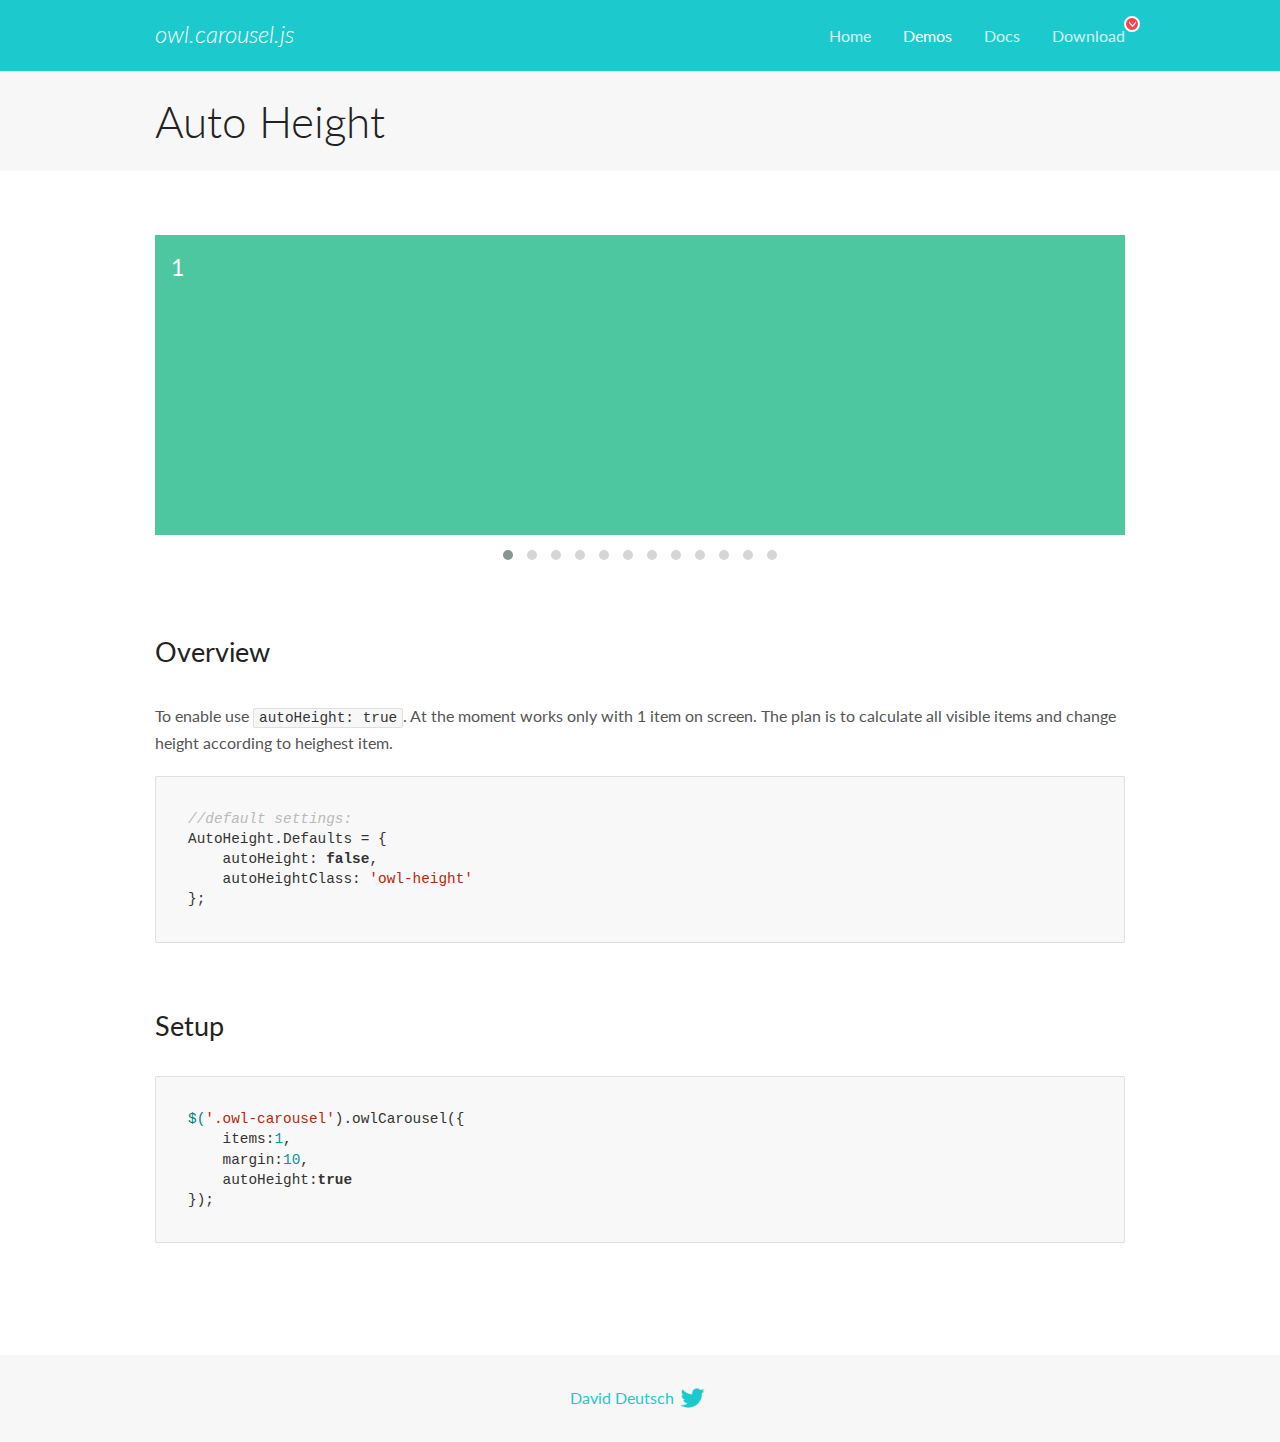
<file: vindor/OwlCarousel2-2.3.4/docs/demos/autoheight.html>
<!DOCTYPE html>
<html lang="en">
  <head>

    <!-- head -->
    <meta charset="utf-8">
    <meta name="msapplication-tap-highlight" content="no" />
    <meta name="viewport" content="width=device-width, initial-scale=1.0" />
    <meta name="description" content="autoHeight usage demo">
    <meta name="author" content="David Deutsch">
    <title>
      Auto Height Demo | Owl Carousel | 2.3.4
    </title>

    <!-- Stylesheets -->
    <link href='https://fonts.googleapis.com/css?family=Lato:300,400,700,400italic,300italic' rel='stylesheet' type='text/css'>
    <link rel="stylesheet" href="../assets/css/docs.theme.min.css">

    <!-- Owl Stylesheets -->
    <link rel="stylesheet" href="../assets/owlcarousel/assets/owl.carousel.min.css">
    <link rel="stylesheet" href="../assets/owlcarousel/assets/owl.theme.default.min.css">

    <!-- HTML5 shim and Respond.js IE8 support of HTML5 elements and media queries -->

    <!--[if lt IE 9]>
      <script src="https://oss.maxcdn.com/libs/html5shiv/3.7.0/html5shiv.js"></script>
      <script src="https://oss.maxcdn.com/libs/respond.js/1.3.0/respond.min.js"></script>
    <![endif]-->

    <!-- Favicons -->
    <link rel="apple-touch-icon-precomposed" sizes="144x144" href="../assets/ico/apple-touch-icon-144-precomposed.png">
    <link rel="shortcut icon" href="../assets/ico/favicon.png">
    <link rel="shortcut icon" href="favicon.ico">

    <!-- Yeah i know js should not be in header. Its required for demos.-->

    <!-- javascript -->
    <script src="../assets/vendors/jquery.min.js"></script>
    <script src="../assets/owlcarousel/owl.carousel.js"></script>
  </head>
  <body>

    <!-- header -->
    <header class="header">
      <div class="row">
        <div class="large-12 columns">
          <div class="brand left">
            <h3>
              <a href="/OwlCarousel2/">owl.carousel.js</a> 
            </h3>
          </div>
          <a id="toggle-nav" class="right">
            <span></span> <span></span> <span></span> 
          </a> 
          <div class="nav-bar">
            <ul class="clearfix">
              <li> <a href="/OwlCarousel2/index.html">Home</a>  </li>
              <li class="active">
                <a href="/OwlCarousel2/demos/demos.html">Demos</a> 
              </li>
              <li> <a href="/OwlCarousel2/docs/started-welcome.html">Docs</a>  </li>
              <li>
                <a href="https://github.com/OwlCarousel2/OwlCarousel2/archive/2.3.4.zip">Download</a> 
                <span class="download"></span> 
              </li>
            </ul>
          </div>
        </div>
      </div>
    </header>

    <!-- title -->
    <section class="title">
      <div class="row">
        <div class="large-12 columns">
          <h1>Auto Height</h1>
        </div>
      </div>
    </section>

    <!--  Demos -->
    <section id="demos">
      <div class="row">
        <div class="large-12 columns">
          <div class="owl-carousel owl-theme">
            <div class="item" style="height:300px">
              <h4>1</h4>
            </div>
            <div class="item" style="height:100px">
              <h4>2</h4>
            </div>
            <div class="item" style="height:500px">
              <h4>3</h4>
            </div>
            <div class="item" style="height:250px">
              <h4>4</h4>
            </div>
            <div class="item" style="height:400px">
              <h4>5</h4>
            </div>
            <div class="item" style="height:500px">
              <h4>6</h4>
            </div>
            <div class="item" style="height:600px">
              <h4>7</h4>
            </div>
            <div class="item" style="height:400px">
              <h4>8</h4>
            </div>
            <div class="item" style="height:300px">
              <h4>9</h4>
            </div>
            <div class="item" style="height:350px">
              <h4>10</h4>
            </div>
            <div class="item" style="height:200px">
              <h4>11</h4>
            </div>
            <div class="item" style="height:150px">
              <h4>12</h4>
            </div>
          </div>
          <h3 id="overview">Overview</h3>
          <p>To enable use <code>autoHeight: true</code>. At the moment works only with 1 item on screen. The plan is to calculate all visible items and change height according to heighest item.</p>
          <pre><code>//default settings:
AutoHeight.Defaults = {
    autoHeight: false,
    autoHeightClass: &#39;owl-height&#39;
};</code></pre>
          <h3 id="setup">Setup</h3>
          <pre><code>$(&#39;.owl-carousel&#39;).owlCarousel({
    items:1,
    margin:10,
    autoHeight:true
});</code></pre>
          <script>
            $(document).ready(function() {
              $('.owl-carousel').owlCarousel({
                items: 1,
                margin: 10,
                autoHeight: true
              });
            })
          </script>
        </div>
      </div>
    </section>

    <!-- footer -->
    <footer class="footer">
      <div class="row">
        <div class="large-12 columns">
          <h5>
            <a href="/OwlCarousel2/docs/support-contact.html">David Deutsch</a> 
            <a id="custom-tweet-button" href="https://twitter.com/share?url=https://github.com/OwlCarousel2/OwlCarousel2&text=Owl Carousel - This is so awesome! " target="_blank"></a> 
          </h5>
        </div>
      </div>
    </footer>

    <!-- vendors -->
    <script src="../assets/vendors/highlight.js"></script>
    <script src="../assets/js/app.js"></script>
  </body>
</html>
</file>
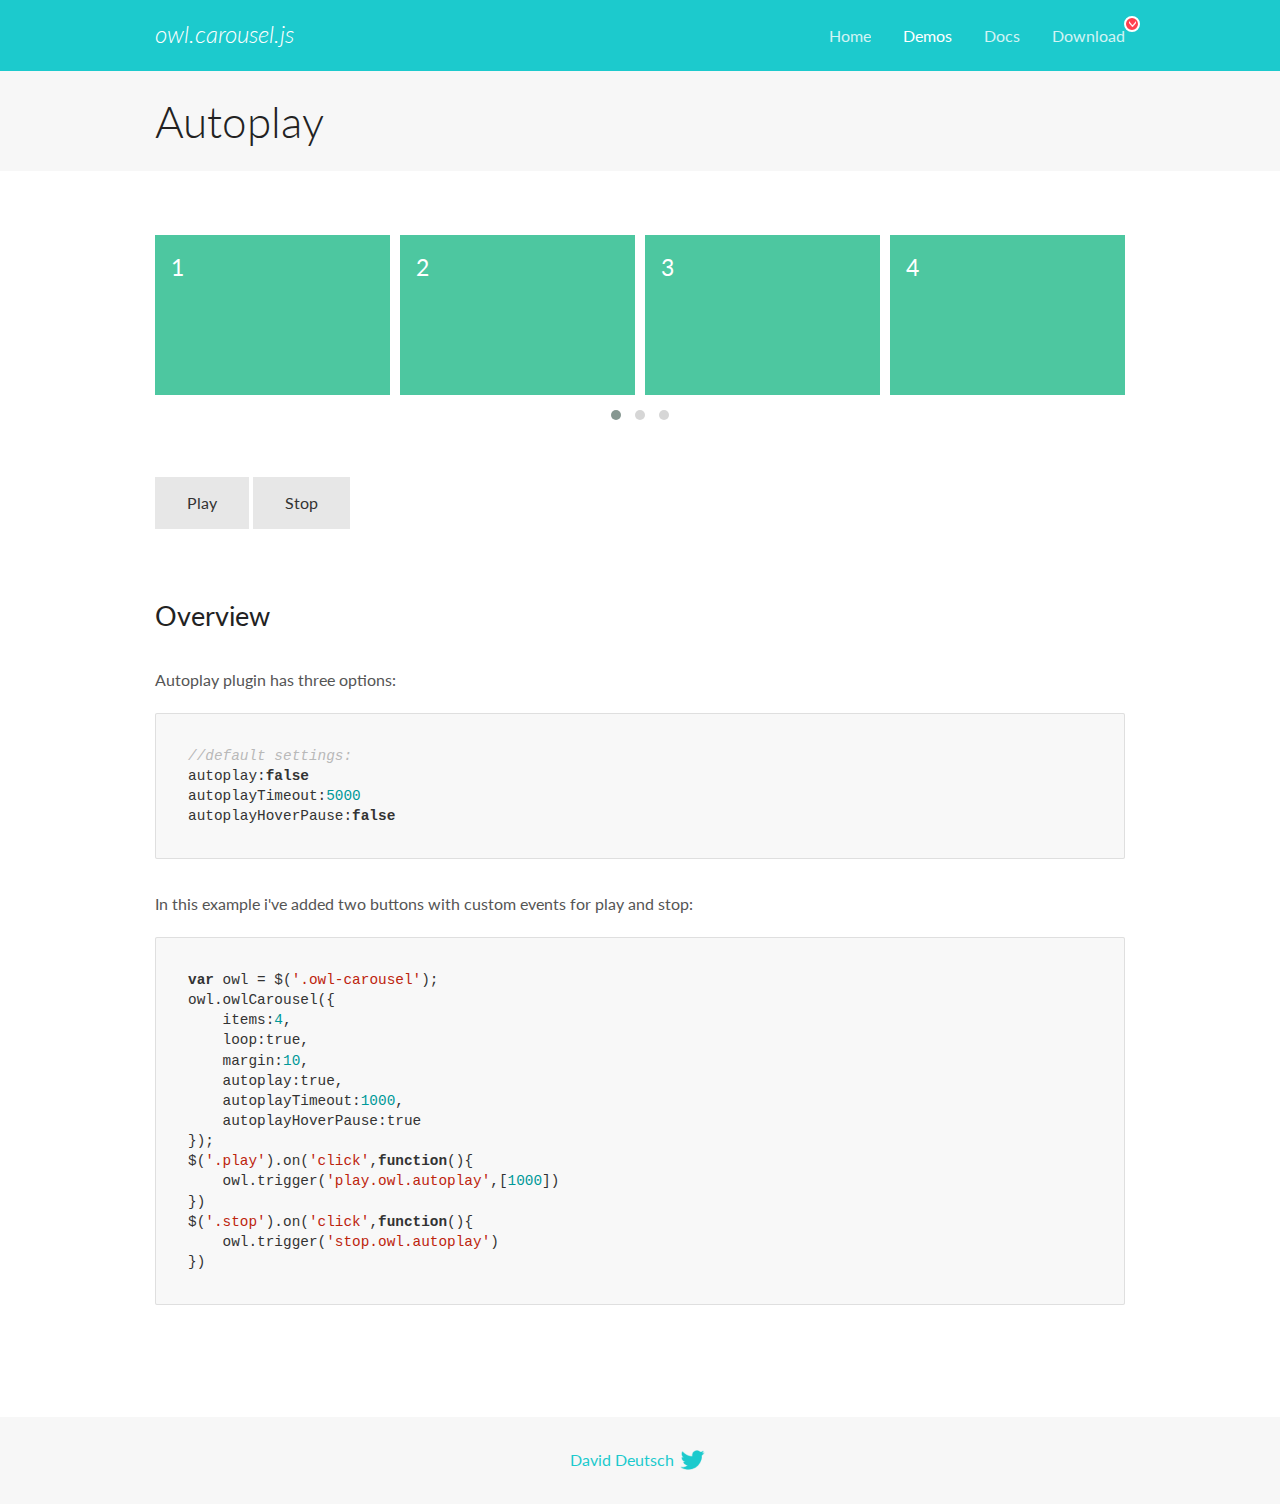
<file: vindor/OwlCarousel2-2.3.4/docs/demos/autoplay.html>
<!DOCTYPE html>
<html lang="en">
  <head>

    <!-- head -->
    <meta charset="utf-8">
    <meta name="msapplication-tap-highlight" content="no" />
    <meta name="viewport" content="width=device-width, initial-scale=1.0" />
    <meta name="description" content="Autoplay usage demo">
    <meta name="author" content="David Deutsch">
    <title>
      Autoplay Demo | Owl Carousel | 2.3.4
    </title>

    <!-- Stylesheets -->
    <link href='https://fonts.googleapis.com/css?family=Lato:300,400,700,400italic,300italic' rel='stylesheet' type='text/css'>
    <link rel="stylesheet" href="../assets/css/docs.theme.min.css">

    <!-- Owl Stylesheets -->
    <link rel="stylesheet" href="../assets/owlcarousel/assets/owl.carousel.min.css">
    <link rel="stylesheet" href="../assets/owlcarousel/assets/owl.theme.default.min.css">

    <!-- HTML5 shim and Respond.js IE8 support of HTML5 elements and media queries -->

    <!--[if lt IE 9]>
      <script src="https://oss.maxcdn.com/libs/html5shiv/3.7.0/html5shiv.js"></script>
      <script src="https://oss.maxcdn.com/libs/respond.js/1.3.0/respond.min.js"></script>
    <![endif]-->

    <!-- Favicons -->
    <link rel="apple-touch-icon-precomposed" sizes="144x144" href="../assets/ico/apple-touch-icon-144-precomposed.png">
    <link rel="shortcut icon" href="../assets/ico/favicon.png">
    <link rel="shortcut icon" href="favicon.ico">

    <!-- Yeah i know js should not be in header. Its required for demos.-->

    <!-- javascript -->
    <script src="../assets/vendors/jquery.min.js"></script>
    <script src="../assets/owlcarousel/owl.carousel.js"></script>
  </head>
  <body>

    <!-- header -->
    <header class="header">
      <div class="row">
        <div class="large-12 columns">
          <div class="brand left">
            <h3>
              <a href="/OwlCarousel2/">owl.carousel.js</a> 
            </h3>
          </div>
          <a id="toggle-nav" class="right">
            <span></span> <span></span> <span></span> 
          </a> 
          <div class="nav-bar">
            <ul class="clearfix">
              <li> <a href="/OwlCarousel2/index.html">Home</a>  </li>
              <li class="active">
                <a href="/OwlCarousel2/demos/demos.html">Demos</a> 
              </li>
              <li> <a href="/OwlCarousel2/docs/started-welcome.html">Docs</a>  </li>
              <li>
                <a href="https://github.com/OwlCarousel2/OwlCarousel2/archive/2.3.4.zip">Download</a> 
                <span class="download"></span> 
              </li>
            </ul>
          </div>
        </div>
      </div>
    </header>

    <!-- title -->
    <section class="title">
      <div class="row">
        <div class="large-12 columns">
          <h1>Autoplay</h1>
        </div>
      </div>
    </section>

    <!--  Demos -->
    <section id="demos">
      <div class="row">
        <div class="large-12 columns">
          <div class="owl-carousel owl-theme">
            <div class="item">
              <h4>1</h4>
            </div>
            <div class="item">
              <h4>2</h4>
            </div>
            <div class="item">
              <h4>3</h4>
            </div>
            <div class="item">
              <h4>4</h4>
            </div>
            <div class="item">
              <h4>5</h4>
            </div>
            <div class="item">
              <h4>6</h4>
            </div>
            <div class="item">
              <h4>7</h4>
            </div>
            <div class="item">
              <h4>8</h4>
            </div>
            <div class="item">
              <h4>9</h4>
            </div>
            <div class="item">
              <h4>10</h4>
            </div>
            <div class="item">
              <h4>11</h4>
            </div>
            <div class="item">
              <h4>12</h4>
            </div>
          </div>
          <a class="button secondary play">Play</a> 
          <a class="button secondary stop">Stop</a> 
          <h3 id="overview">Overview</h3>
          <p>Autoplay plugin has three options:</p>
          <pre><code>//default settings:
autoplay:false
autoplayTimeout:5000
autoplayHoverPause:false</code></pre>
          <p>In this example i&#39;ve added two buttons with custom events for play and stop:</p>
          <pre><code>var owl = $(&#39;.owl-carousel&#39;);
owl.owlCarousel({
    items:4,
    loop:true,
    margin:10,
    autoplay:true,
    autoplayTimeout:1000,
    autoplayHoverPause:true
});
$(&#39;.play&#39;).on(&#39;click&#39;,function(){
    owl.trigger(&#39;play.owl.autoplay&#39;,[1000])
})
$(&#39;.stop&#39;).on(&#39;click&#39;,function(){
    owl.trigger(&#39;stop.owl.autoplay&#39;)
})</code></pre>
          <script>
            $(document).ready(function() {
              var owl = $('.owl-carousel');
              owl.owlCarousel({
                items: 4,
                loop: true,
                margin: 10,
                autoplay: true,
                autoplayTimeout: 1000,
                autoplayHoverPause: true
              });
              $('.play').on('click', function() {
                owl.trigger('play.owl.autoplay', [1000])
              })
              $('.stop').on('click', function() {
                owl.trigger('stop.owl.autoplay')
              })
            })
          </script>
        </div>
      </div>
    </section>

    <!-- footer -->
    <footer class="footer">
      <div class="row">
        <div class="large-12 columns">
          <h5>
            <a href="/OwlCarousel2/docs/support-contact.html">David Deutsch</a> 
            <a id="custom-tweet-button" href="https://twitter.com/share?url=https://github.com/OwlCarousel2/OwlCarousel2&text=Owl Carousel - This is so awesome! " target="_blank"></a> 
          </h5>
        </div>
      </div>
    </footer>

    <!-- vendors -->
    <script src="../assets/vendors/highlight.js"></script>
    <script src="../assets/js/app.js"></script>
  </body>
</html>
</file>
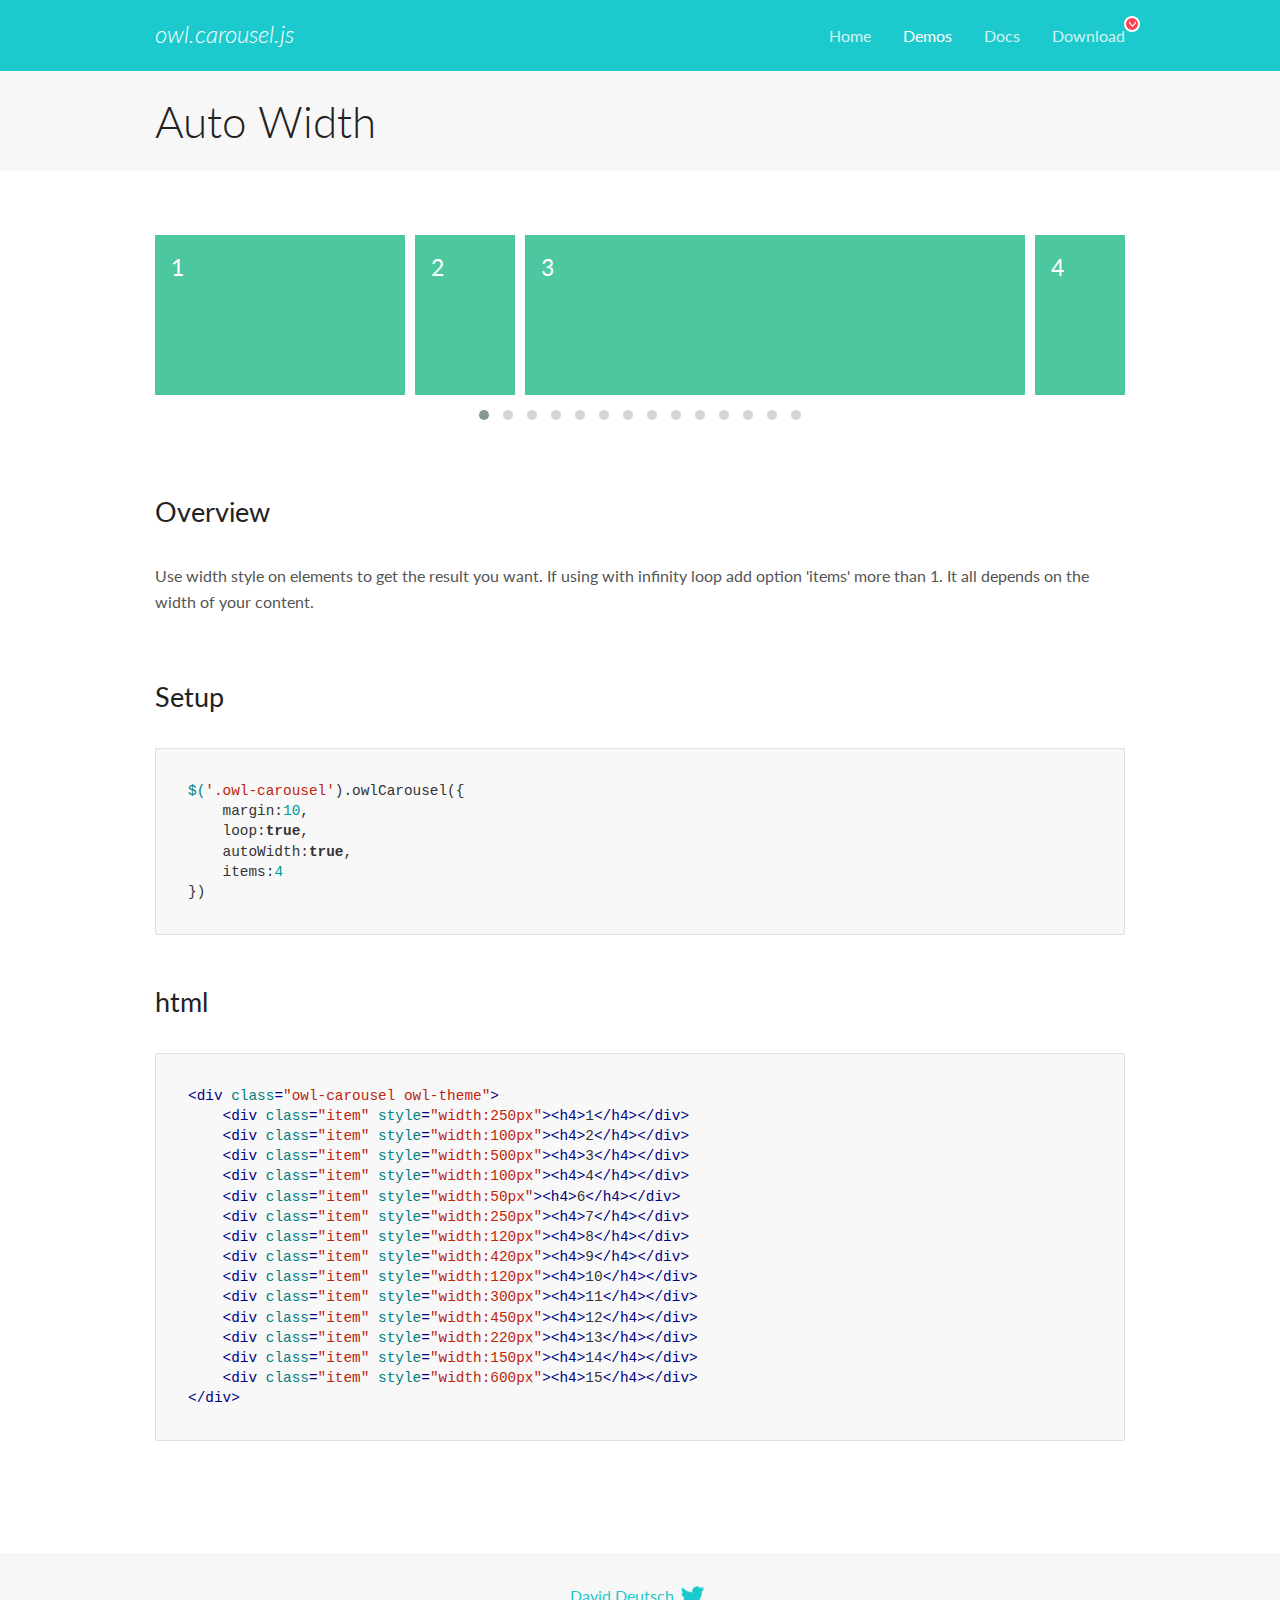
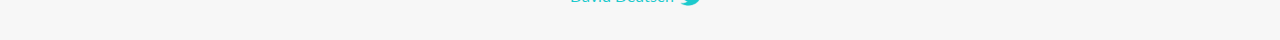
<file: vindor/OwlCarousel2-2.3.4/docs/demos/autowidth.html>
<!DOCTYPE html>
<html lang="en">
  <head>

    <!-- head -->
    <meta charset="utf-8">
    <meta name="msapplication-tap-highlight" content="no" />
    <meta name="viewport" content="width=device-width, initial-scale=1.0" />
    <meta name="description" content="Auto Width">
    <meta name="author" content="David Deutsch">
    <title>
      Auto Width Demo | Owl Carousel | 2.3.4
    </title>

    <!-- Stylesheets -->
    <link href='https://fonts.googleapis.com/css?family=Lato:300,400,700,400italic,300italic' rel='stylesheet' type='text/css'>
    <link rel="stylesheet" href="../assets/css/docs.theme.min.css">

    <!-- Owl Stylesheets -->
    <link rel="stylesheet" href="../assets/owlcarousel/assets/owl.carousel.min.css">
    <link rel="stylesheet" href="../assets/owlcarousel/assets/owl.theme.default.min.css">

    <!-- HTML5 shim and Respond.js IE8 support of HTML5 elements and media queries -->

    <!--[if lt IE 9]>
      <script src="https://oss.maxcdn.com/libs/html5shiv/3.7.0/html5shiv.js"></script>
      <script src="https://oss.maxcdn.com/libs/respond.js/1.3.0/respond.min.js"></script>
    <![endif]-->

    <!-- Favicons -->
    <link rel="apple-touch-icon-precomposed" sizes="144x144" href="../assets/ico/apple-touch-icon-144-precomposed.png">
    <link rel="shortcut icon" href="../assets/ico/favicon.png">
    <link rel="shortcut icon" href="favicon.ico">

    <!-- Yeah i know js should not be in header. Its required for demos.-->

    <!-- javascript -->
    <script src="../assets/vendors/jquery.min.js"></script>
    <script src="../assets/owlcarousel/owl.carousel.js"></script>
  </head>
  <body>

    <!-- header -->
    <header class="header">
      <div class="row">
        <div class="large-12 columns">
          <div class="brand left">
            <h3>
              <a href="/OwlCarousel2/">owl.carousel.js</a> 
            </h3>
          </div>
          <a id="toggle-nav" class="right">
            <span></span> <span></span> <span></span> 
          </a> 
          <div class="nav-bar">
            <ul class="clearfix">
              <li> <a href="/OwlCarousel2/index.html">Home</a>  </li>
              <li class="active">
                <a href="/OwlCarousel2/demos/demos.html">Demos</a> 
              </li>
              <li> <a href="/OwlCarousel2/docs/started-welcome.html">Docs</a>  </li>
              <li>
                <a href="https://github.com/OwlCarousel2/OwlCarousel2/archive/2.3.4.zip">Download</a> 
                <span class="download"></span> 
              </li>
            </ul>
          </div>
        </div>
      </div>
    </header>

    <!-- title -->
    <section class="title">
      <div class="row">
        <div class="large-12 columns">
          <h1>Auto Width</h1>
        </div>
      </div>
    </section>

    <!--  Demos -->
    <section id="demos">
      <div class="row">
        <div class="large-12 columns">
          <div class="owl-carousel owl-theme">
            <div class="item" style="width:250px">
              <h4>1</h4>
            </div>
            <div class="item" style="width:100px">
              <h4>2</h4>
            </div>
            <div class="item" style="width:500px">
              <h4>3</h4>
            </div>
            <div class="item" style="width:100px">
              <h4>4</h4>
            </div>
            <div class="item" style="width:50px">
              <h4>6</h4>
            </div>
            <div class="item" style="width:250px">
              <h4>7</h4>
            </div>
            <div class="item" style="width:120px">
              <h4>8</h4>
            </div>
            <div class="item" style="width:420px">
              <h4>9</h4>
            </div>
            <div class="item" style="width:120px">
              <h4>10</h4>
            </div>
            <div class="item" style="width:300px">
              <h4>11</h4>
            </div>
            <div class="item" style="width:450px">
              <h4>12</h4>
            </div>
            <div class="item" style="width:220px">
              <h4>13</h4>
            </div>
            <div class="item" style="width:150px">
              <h4>14</h4>
            </div>
            <div class="item" style="width:600px">
              <h4>15</h4>
            </div>
          </div>
          <h3 id="overview">Overview</h3>
          <p>Use width style on elements to get the result you want. If using with infinity loop add option &#39;items&#39; more than 1. It all depends on the width of your content.</p>
          <h3 id="setup">Setup</h3>
          <pre><code>$(&#39;.owl-carousel&#39;).owlCarousel({
    margin:10,
    loop:true,
    autoWidth:true,
    items:4
})</code></pre>
          <h3 id="html">html</h3>
          <pre><code>&lt;div class=&quot;owl-carousel owl-theme&quot;&gt;
    &lt;div class=&quot;item&quot; style=&quot;width:250px&quot;&gt;&lt;h4&gt;1&lt;/h4&gt;&lt;/div&gt;
    &lt;div class=&quot;item&quot; style=&quot;width:100px&quot;&gt;&lt;h4&gt;2&lt;/h4&gt;&lt;/div&gt;
    &lt;div class=&quot;item&quot; style=&quot;width:500px&quot;&gt;&lt;h4&gt;3&lt;/h4&gt;&lt;/div&gt;
    &lt;div class=&quot;item&quot; style=&quot;width:100px&quot;&gt;&lt;h4&gt;4&lt;/h4&gt;&lt;/div&gt;
    &lt;div class=&quot;item&quot; style=&quot;width:50px&quot;&gt;&lt;h4&gt;6&lt;/h4&gt;&lt;/div&gt;
    &lt;div class=&quot;item&quot; style=&quot;width:250px&quot;&gt;&lt;h4&gt;7&lt;/h4&gt;&lt;/div&gt;
    &lt;div class=&quot;item&quot; style=&quot;width:120px&quot;&gt;&lt;h4&gt;8&lt;/h4&gt;&lt;/div&gt;
    &lt;div class=&quot;item&quot; style=&quot;width:420px&quot;&gt;&lt;h4&gt;9&lt;/h4&gt;&lt;/div&gt;
    &lt;div class=&quot;item&quot; style=&quot;width:120px&quot;&gt;&lt;h4&gt;10&lt;/h4&gt;&lt;/div&gt;
    &lt;div class=&quot;item&quot; style=&quot;width:300px&quot;&gt;&lt;h4&gt;11&lt;/h4&gt;&lt;/div&gt;
    &lt;div class=&quot;item&quot; style=&quot;width:450px&quot;&gt;&lt;h4&gt;12&lt;/h4&gt;&lt;/div&gt;
    &lt;div class=&quot;item&quot; style=&quot;width:220px&quot;&gt;&lt;h4&gt;13&lt;/h4&gt;&lt;/div&gt;
    &lt;div class=&quot;item&quot; style=&quot;width:150px&quot;&gt;&lt;h4&gt;14&lt;/h4&gt;&lt;/div&gt;
    &lt;div class=&quot;item&quot; style=&quot;width:600px&quot;&gt;&lt;h4&gt;15&lt;/h4&gt;&lt;/div&gt;
&lt;/div&gt;</code></pre>
          <script>
            $(document).ready(function() {
              $('.owl-carousel').owlCarousel({
                margin: 10,
                loop: true,
                autoWidth: true,
                items: 4
              })
            })
          </script>
        </div>
      </div>
    </section>

    <!-- footer -->
    <footer class="footer">
      <div class="row">
        <div class="large-12 columns">
          <h5>
            <a href="/OwlCarousel2/docs/support-contact.html">David Deutsch</a> 
            <a id="custom-tweet-button" href="https://twitter.com/share?url=https://github.com/OwlCarousel2/OwlCarousel2&text=Owl Carousel - This is so awesome! " target="_blank"></a> 
          </h5>
        </div>
      </div>
    </footer>

    <!-- vendors -->
    <script src="../assets/vendors/highlight.js"></script>
    <script src="../assets/js/app.js"></script>
  </body>
</html>
</file>
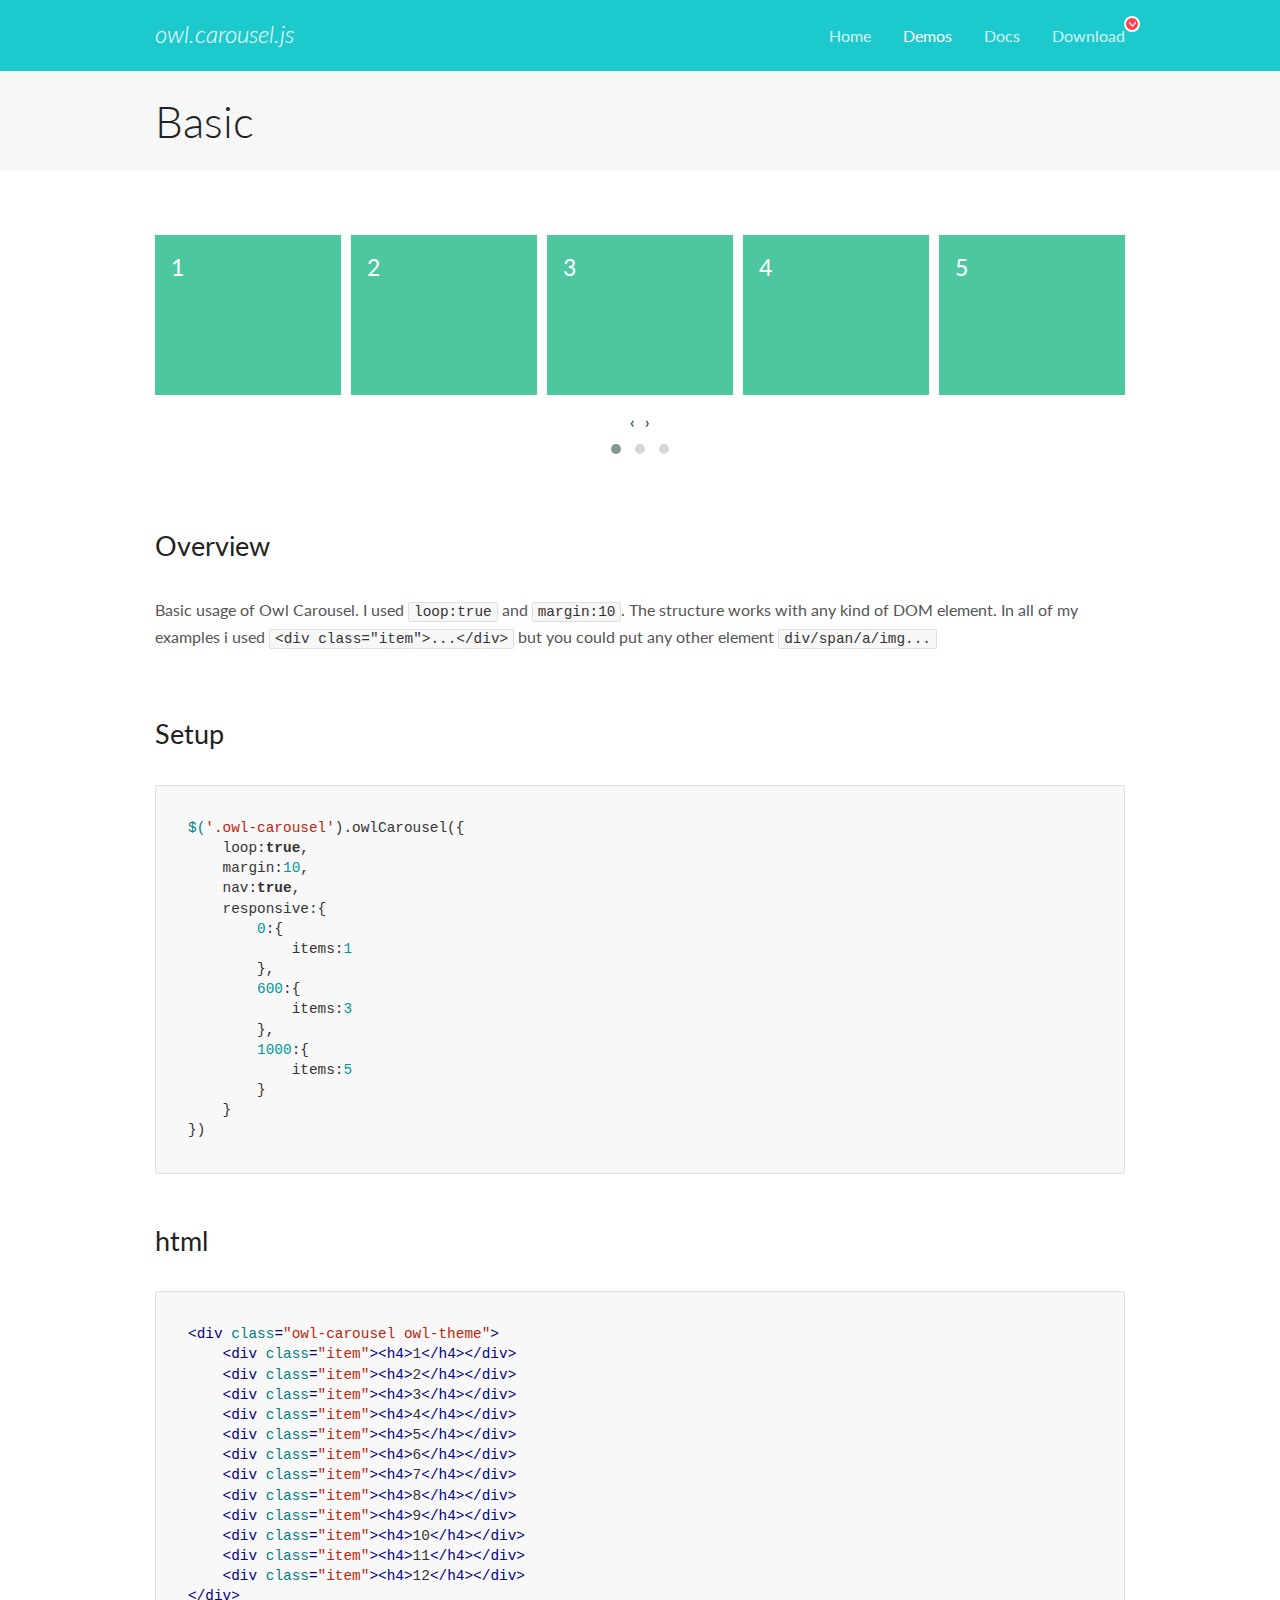
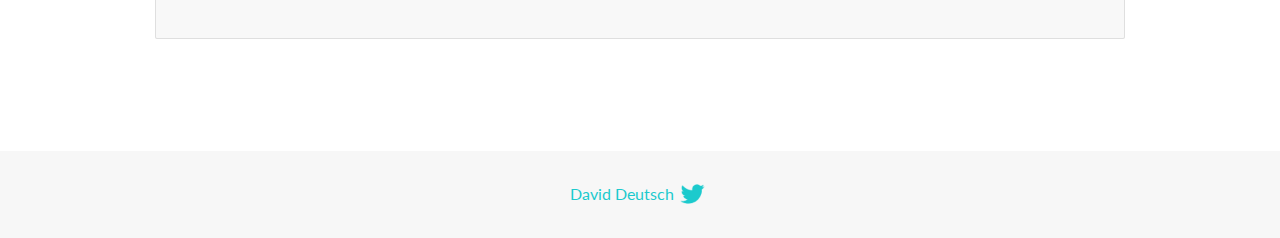
<file: vindor/OwlCarousel2-2.3.4/docs/demos/basic.html>
<!DOCTYPE html>
<html lang="en">
  <head>

    <!-- head -->
    <meta charset="utf-8">
    <meta name="msapplication-tap-highlight" content="no" />
    <meta name="viewport" content="width=device-width, initial-scale=1.0" />
    <meta name="description" content="Basic usage demo">
    <meta name="author" content="David Deutsch">
    <title>
      Basic Demo | Owl Carousel | 2.3.4
    </title>

    <!-- Stylesheets -->
    <link href='https://fonts.googleapis.com/css?family=Lato:300,400,700,400italic,300italic' rel='stylesheet' type='text/css'>
    <link rel="stylesheet" href="../assets/css/docs.theme.min.css">

    <!-- Owl Stylesheets -->
    <link rel="stylesheet" href="../assets/owlcarousel/assets/owl.carousel.min.css">
    <link rel="stylesheet" href="../assets/owlcarousel/assets/owl.theme.default.min.css">

    <!-- HTML5 shim and Respond.js IE8 support of HTML5 elements and media queries -->

    <!--[if lt IE 9]>
      <script src="https://oss.maxcdn.com/libs/html5shiv/3.7.0/html5shiv.js"></script>
      <script src="https://oss.maxcdn.com/libs/respond.js/1.3.0/respond.min.js"></script>
    <![endif]-->

    <!-- Favicons -->
    <link rel="apple-touch-icon-precomposed" sizes="144x144" href="../assets/ico/apple-touch-icon-144-precomposed.png">
    <link rel="shortcut icon" href="../assets/ico/favicon.png">
    <link rel="shortcut icon" href="favicon.ico">

    <!-- Yeah i know js should not be in header. Its required for demos.-->

    <!-- javascript -->
    <script src="../assets/vendors/jquery.min.js"></script>
    <script src="../assets/owlcarousel/owl.carousel.js"></script>
  </head>
  <body>

    <!-- header -->
    <header class="header">
      <div class="row">
        <div class="large-12 columns">
          <div class="brand left">
            <h3>
              <a href="/OwlCarousel2/">owl.carousel.js</a> 
            </h3>
          </div>
          <a id="toggle-nav" class="right">
            <span></span> <span></span> <span></span> 
          </a> 
          <div class="nav-bar">
            <ul class="clearfix">
              <li> <a href="/OwlCarousel2/index.html">Home</a>  </li>
              <li class="active">
                <a href="/OwlCarousel2/demos/demos.html">Demos</a> 
              </li>
              <li> <a href="/OwlCarousel2/docs/started-welcome.html">Docs</a>  </li>
              <li>
                <a href="https://github.com/OwlCarousel2/OwlCarousel2/archive/2.3.4.zip">Download</a> 
                <span class="download"></span> 
              </li>
            </ul>
          </div>
        </div>
      </div>
    </header>

    <!-- title -->
    <section class="title">
      <div class="row">
        <div class="large-12 columns">
          <h1>Basic</h1>
        </div>
      </div>
    </section>

    <!--  Demos -->
    <section id="demos">
      <div class="row">
        <div class="large-12 columns">
          <div class="owl-carousel owl-theme">
            <div class="item">
              <h4>1</h4>
            </div>
            <div class="item">
              <h4>2</h4>
            </div>
            <div class="item">
              <h4>3</h4>
            </div>
            <div class="item">
              <h4>4</h4>
            </div>
            <div class="item">
              <h4>5</h4>
            </div>
            <div class="item">
              <h4>6</h4>
            </div>
            <div class="item">
              <h4>7</h4>
            </div>
            <div class="item">
              <h4>8</h4>
            </div>
            <div class="item">
              <h4>9</h4>
            </div>
            <div class="item">
              <h4>10</h4>
            </div>
            <div class="item">
              <h4>11</h4>
            </div>
            <div class="item">
              <h4>12</h4>
            </div>
          </div>
          <h3 id="overview">Overview</h3>
          <p>Basic usage of Owl Carousel. I used <code>loop:true</code> and <code>margin:10</code>. The structure works with any kind of DOM element. In all of my examples i used <code>&lt;div class=&quot;item&quot;&gt;...&lt;/div&gt;</code> but you could
            put any other element <code>div/span/a/img...</code></p>
          <h3 id="setup">Setup</h3>
          <pre><code>$(&#39;.owl-carousel&#39;).owlCarousel({
    loop:true,
    margin:10,
    nav:true,
    responsive:{
        0:{
            items:1
        },
        600:{
            items:3
        },
        1000:{
            items:5
        }
    }
})</code></pre>
          <h3 id="html">html</h3>
          <pre><code>&lt;div class=&quot;owl-carousel owl-theme&quot;&gt;
    &lt;div class=&quot;item&quot;&gt;&lt;h4&gt;1&lt;/h4&gt;&lt;/div&gt;
    &lt;div class=&quot;item&quot;&gt;&lt;h4&gt;2&lt;/h4&gt;&lt;/div&gt;
    &lt;div class=&quot;item&quot;&gt;&lt;h4&gt;3&lt;/h4&gt;&lt;/div&gt;
    &lt;div class=&quot;item&quot;&gt;&lt;h4&gt;4&lt;/h4&gt;&lt;/div&gt;
    &lt;div class=&quot;item&quot;&gt;&lt;h4&gt;5&lt;/h4&gt;&lt;/div&gt;
    &lt;div class=&quot;item&quot;&gt;&lt;h4&gt;6&lt;/h4&gt;&lt;/div&gt;
    &lt;div class=&quot;item&quot;&gt;&lt;h4&gt;7&lt;/h4&gt;&lt;/div&gt;
    &lt;div class=&quot;item&quot;&gt;&lt;h4&gt;8&lt;/h4&gt;&lt;/div&gt;
    &lt;div class=&quot;item&quot;&gt;&lt;h4&gt;9&lt;/h4&gt;&lt;/div&gt;
    &lt;div class=&quot;item&quot;&gt;&lt;h4&gt;10&lt;/h4&gt;&lt;/div&gt;
    &lt;div class=&quot;item&quot;&gt;&lt;h4&gt;11&lt;/h4&gt;&lt;/div&gt;
    &lt;div class=&quot;item&quot;&gt;&lt;h4&gt;12&lt;/h4&gt;&lt;/div&gt;
&lt;/div&gt;</code></pre>
          <script>
            $(document).ready(function() {
              var owl = $('.owl-carousel');
              owl.owlCarousel({
                margin: 10,
                nav: true,
                loop: true,
                responsive: {
                  0: {
                    items: 1
                  },
                  600: {
                    items: 3
                  },
                  1000: {
                    items: 5
                  }
                }
              })
            })
          </script>
        </div>
      </div>
    </section>

    <!-- footer -->
    <footer class="footer">
      <div class="row">
        <div class="large-12 columns">
          <h5>
            <a href="/OwlCarousel2/docs/support-contact.html">David Deutsch</a> 
            <a id="custom-tweet-button" href="https://twitter.com/share?url=https://github.com/OwlCarousel2/OwlCarousel2&text=Owl Carousel - This is so awesome! " target="_blank"></a> 
          </h5>
        </div>
      </div>
    </footer>

    <!-- vendors -->
    <script src="../assets/vendors/highlight.js"></script>
    <script src="../assets/js/app.js"></script>
  </body>
</html>
</file>
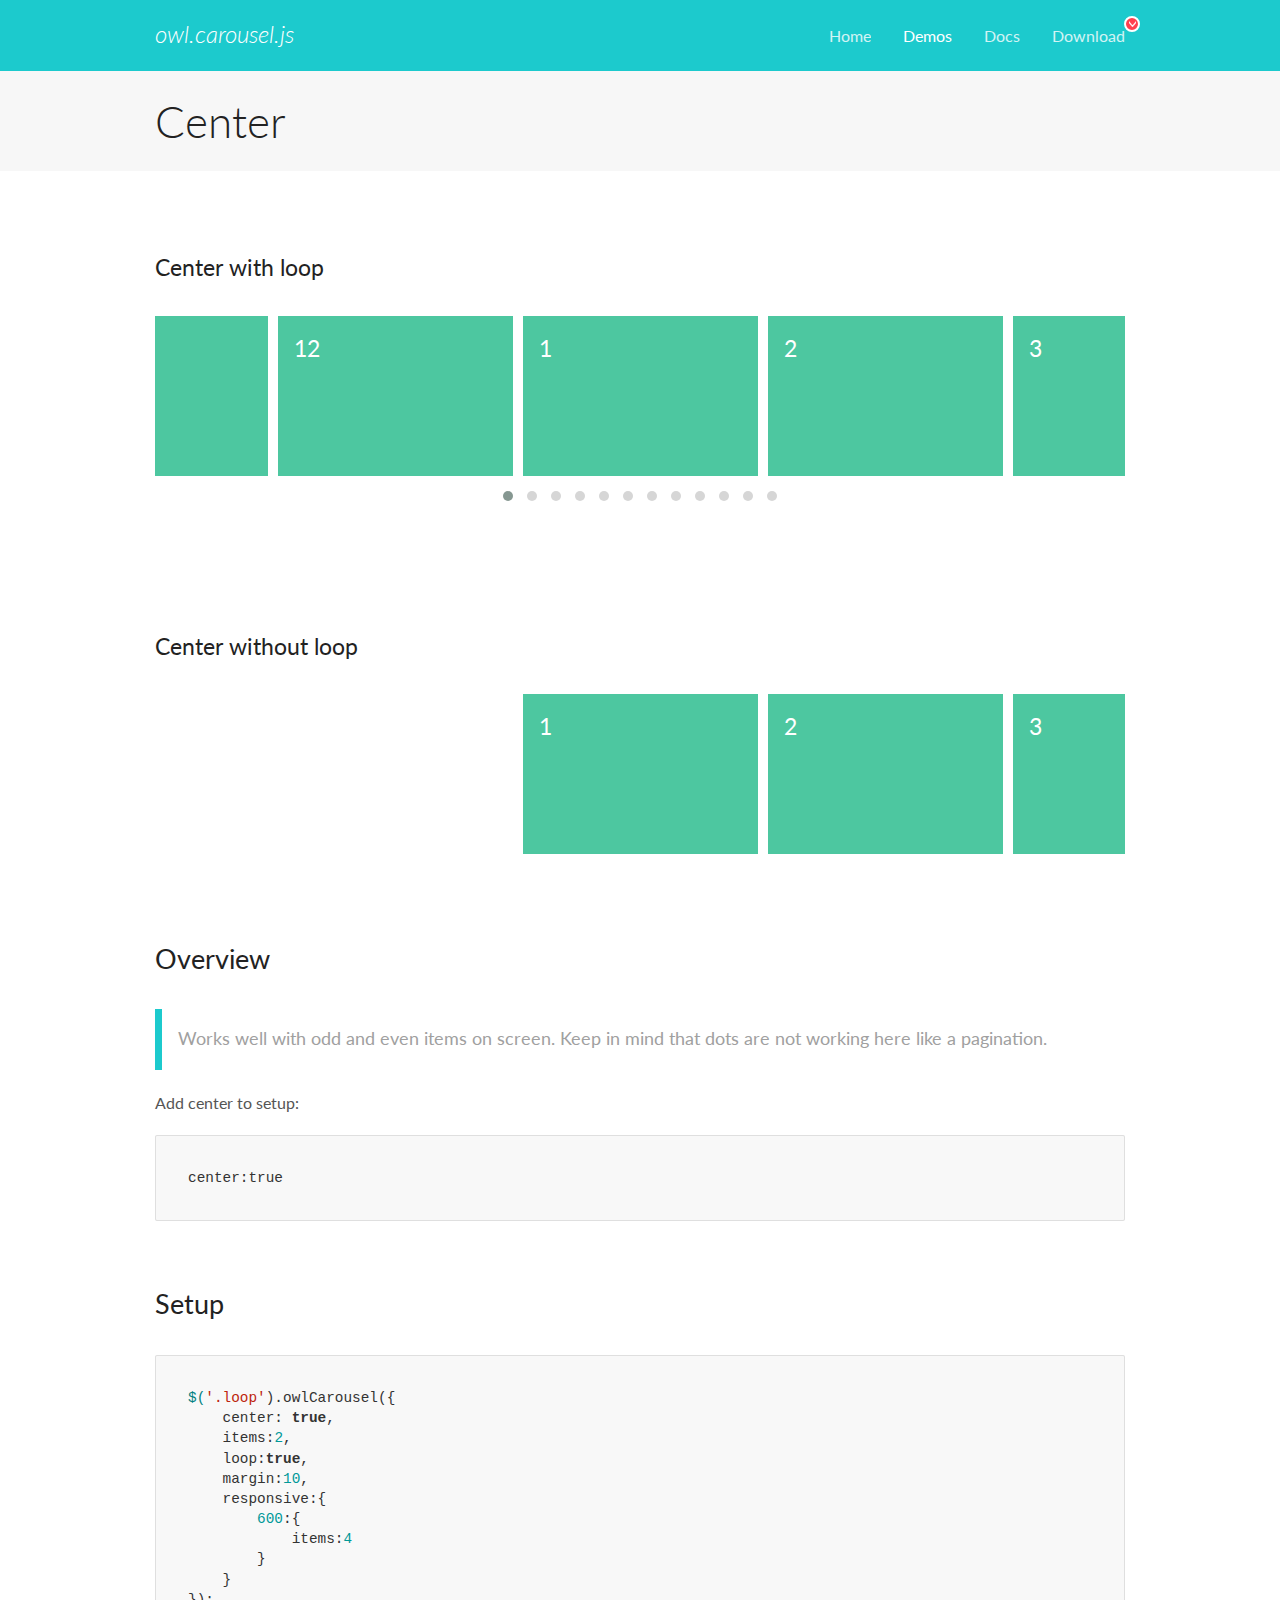
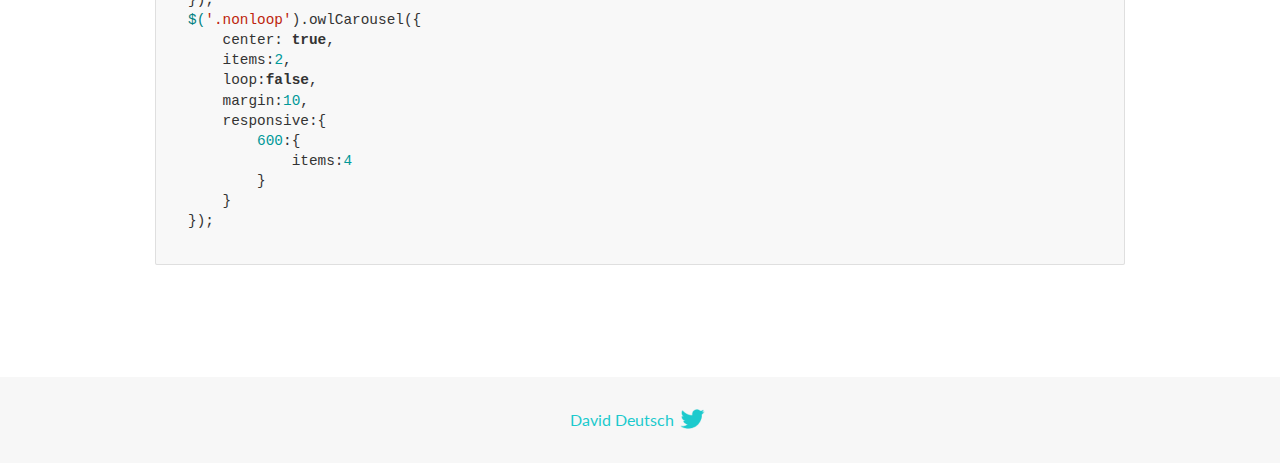
<file: vindor/OwlCarousel2-2.3.4/docs/demos/center.html>
<!DOCTYPE html>
<html lang="en">
  <head>

    <!-- head -->
    <meta charset="utf-8">
    <meta name="msapplication-tap-highlight" content="no" />
    <meta name="viewport" content="width=device-width, initial-scale=1.0" />
    <meta name="description" content="Center carousel">
    <meta name="author" content="David Deutsch">
    <title>
      Center Demo | Owl Carousel | 2.3.4
    </title>

    <!-- Stylesheets -->
    <link href='https://fonts.googleapis.com/css?family=Lato:300,400,700,400italic,300italic' rel='stylesheet' type='text/css'>
    <link rel="stylesheet" href="../assets/css/docs.theme.min.css">

    <!-- Owl Stylesheets -->
    <link rel="stylesheet" href="../assets/owlcarousel/assets/owl.carousel.min.css">
    <link rel="stylesheet" href="../assets/owlcarousel/assets/owl.theme.default.min.css">

    <!-- HTML5 shim and Respond.js IE8 support of HTML5 elements and media queries -->

    <!--[if lt IE 9]>
      <script src="https://oss.maxcdn.com/libs/html5shiv/3.7.0/html5shiv.js"></script>
      <script src="https://oss.maxcdn.com/libs/respond.js/1.3.0/respond.min.js"></script>
    <![endif]-->

    <!-- Favicons -->
    <link rel="apple-touch-icon-precomposed" sizes="144x144" href="../assets/ico/apple-touch-icon-144-precomposed.png">
    <link rel="shortcut icon" href="../assets/ico/favicon.png">
    <link rel="shortcut icon" href="favicon.ico">

    <!-- Yeah i know js should not be in header. Its required for demos.-->

    <!-- javascript -->
    <script src="../assets/vendors/jquery.min.js"></script>
    <script src="../assets/owlcarousel/owl.carousel.js"></script>
  </head>
  <body>

    <!-- header -->
    <header class="header">
      <div class="row">
        <div class="large-12 columns">
          <div class="brand left">
            <h3>
              <a href="/OwlCarousel2/">owl.carousel.js</a> 
            </h3>
          </div>
          <a id="toggle-nav" class="right">
            <span></span> <span></span> <span></span> 
          </a> 
          <div class="nav-bar">
            <ul class="clearfix">
              <li> <a href="/OwlCarousel2/index.html">Home</a>  </li>
              <li class="active">
                <a href="/OwlCarousel2/demos/demos.html">Demos</a> 
              </li>
              <li> <a href="/OwlCarousel2/docs/started-welcome.html">Docs</a>  </li>
              <li>
                <a href="https://github.com/OwlCarousel2/OwlCarousel2/archive/2.3.4.zip">Download</a> 
                <span class="download"></span> 
              </li>
            </ul>
          </div>
        </div>
      </div>
    </header>

    <!-- title -->
    <section class="title">
      <div class="row">
        <div class="large-12 columns">
          <h1>Center</h1>
        </div>
      </div>
    </section>

    <!--  Demos -->
    <section id="demos">
      <div class="row">
        <div class="large-12 columns">
          <h4 id="center-with-loop">Center with loop</h4>
          <div class="loop owl-carousel owl-theme">
            <div class="item">
              <h4>1</h4>
            </div>
            <div class="item">
              <h4>2</h4>
            </div>
            <div class="item">
              <h4>3</h4>
            </div>
            <div class="item">
              <h4>4</h4>
            </div>
            <div class="item">
              <h4>5</h4>
            </div>
            <div class="item">
              <h4>6</h4>
            </div>
            <div class="item">
              <h4>7</h4>
            </div>
            <div class="item">
              <h4>8</h4>
            </div>
            <div class="item">
              <h4>9</h4>
            </div>
            <div class="item">
              <h4>10</h4>
            </div>
            <div class="item">
              <h4>11</h4>
            </div>
            <div class="item">
              <h4>12</h4>
            </div>
          </div>
          <br>
          <h4 id="center-without-loop">Center without loop</h4>
          <div class="nonloop owl-carousel">
            <div class="item">
              <h4>1</h4>
            </div>
            <div class="item">
              <h4>2</h4>
            </div>
            <div class="item">
              <h4>3</h4>
            </div>
            <div class="item">
              <h4>4</h4>
            </div>
            <div class="item">
              <h4>5</h4>
            </div>
            <div class="item">
              <h4>6</h4>
            </div>
            <div class="item">
              <h4>7</h4>
            </div>
            <div class="item">
              <h4>8</h4>
            </div>
            <div class="item">
              <h4>9</h4>
            </div>
            <div class="item">
              <h4>10</h4>
            </div>
            <div class="item">
              <h4>11</h4>
            </div>
            <div class="item">
              <h4>12</h4>
            </div>
          </div>
          <h3 id="overview">Overview</h3>
          <blockquote>
            <p>Works well with odd and even items on screen. Keep in mind that dots are not working here like a pagination.</p>
          </blockquote>
          <p>Add center to setup:</p>
          <pre><code>center:true</code></pre>
          <h3 id="setup">Setup</h3>
          <pre><code>$(&#39;.loop&#39;).owlCarousel({
    center: true,
    items:2,
    loop:true,
    margin:10,
    responsive:{
        600:{
            items:4
        }
    }
});
$(&#39;.nonloop&#39;).owlCarousel({
    center: true,
    items:2,
    loop:false,
    margin:10,
    responsive:{
        600:{
            items:4
        }
    }
});</code></pre>
          <script>
            jQuery(document).ready(function($) {
              $('.loop').owlCarousel({
                center: true,
                items: 2,
                loop: true,
                margin: 10,
                responsive: {
                  600: {
                    items: 4
                  }
                }
              });
              $('.nonloop').owlCarousel({
                center: true,
                items: 2,
                loop: false,
                margin: 10,
                responsive: {
                  600: {
                    items: 4
                  }
                }
              });
            });
          </script>
        </div>
      </div>
    </section>

    <!-- footer -->
    <footer class="footer">
      <div class="row">
        <div class="large-12 columns">
          <h5>
            <a href="/OwlCarousel2/docs/support-contact.html">David Deutsch</a> 
            <a id="custom-tweet-button" href="https://twitter.com/share?url=https://github.com/OwlCarousel2/OwlCarousel2&text=Owl Carousel - This is so awesome! " target="_blank"></a> 
          </h5>
        </div>
      </div>
    </footer>

    <!-- vendors -->
    <script src="../assets/vendors/highlight.js"></script>
    <script src="../assets/js/app.js"></script>
  </body>
</html>
</file>
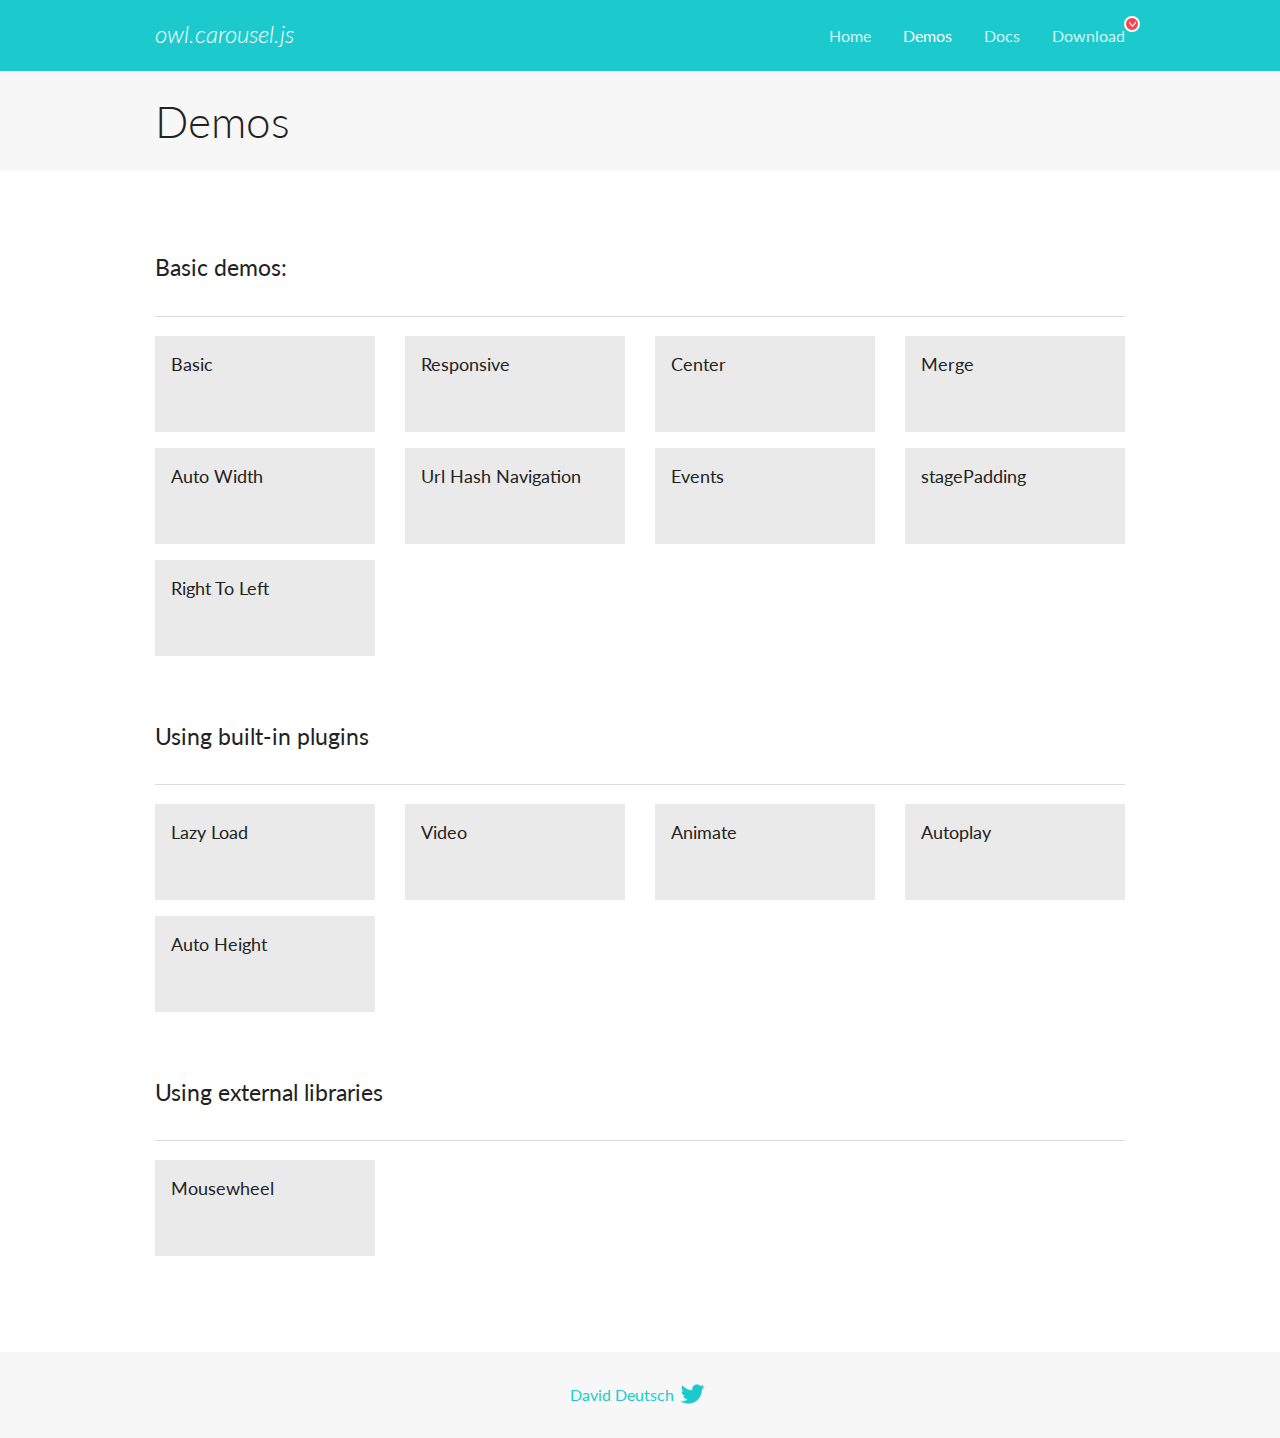
<file: vindor/OwlCarousel2-2.3.4/docs/demos/demos.html>
<!DOCTYPE html>
<html lang="en">
  <head>

    <!-- head -->
    <meta charset="utf-8">
    <meta name="msapplication-tap-highlight" content="no" />
    <meta name="viewport" content="width=device-width, initial-scale=1.0" />
    <meta name="description" content="A list of Owl Carousel examples.">
    <meta name="author" content="David Deutsch">
    <title>
      Demos | Owl Carousel | 2.3.4
    </title>

    <!-- Stylesheets -->
    <link href='https://fonts.googleapis.com/css?family=Lato:300,400,700,400italic,300italic' rel='stylesheet' type='text/css'>
    <link rel="stylesheet" href="../assets/css/docs.theme.min.css">

    <!-- Owl Stylesheets -->
    <link rel="stylesheet" href="../assets/owlcarousel/assets/owl.carousel.min.css">
    <link rel="stylesheet" href="../assets/owlcarousel/assets/owl.theme.default.min.css">

    <!-- HTML5 shim and Respond.js IE8 support of HTML5 elements and media queries -->

    <!--[if lt IE 9]>
      <script src="https://oss.maxcdn.com/libs/html5shiv/3.7.0/html5shiv.js"></script>
      <script src="https://oss.maxcdn.com/libs/respond.js/1.3.0/respond.min.js"></script>
    <![endif]-->

    <!-- Favicons -->
    <link rel="apple-touch-icon-precomposed" sizes="144x144" href="../assets/ico/apple-touch-icon-144-precomposed.png">
    <link rel="shortcut icon" href="../assets/ico/favicon.png">
    <link rel="shortcut icon" href="favicon.ico">

    <!-- Yeah i know js should not be in header. Its required for demos.-->

    <!-- javascript -->
    <script src="../assets/vendors/jquery.min.js"></script>
    <script src="../assets/owlcarousel/owl.carousel.js"></script>
  </head>
  <body>

    <!-- header -->
    <header class="header">
      <div class="row">
        <div class="large-12 columns">
          <div class="brand left">
            <h3>
              <a href="/OwlCarousel2/">owl.carousel.js</a> 
            </h3>
          </div>
          <a id="toggle-nav" class="right">
            <span></span> <span></span> <span></span> 
          </a> 
          <div class="nav-bar">
            <ul class="clearfix">
              <li> <a href="/OwlCarousel2/index.html">Home</a>  </li>
              <li class="active">
                <a href="/OwlCarousel2/demos/demos.html">Demos</a> 
              </li>
              <li> <a href="/OwlCarousel2/docs/started-welcome.html">Docs</a>  </li>
              <li>
                <a href="https://github.com/OwlCarousel2/OwlCarousel2/archive/2.3.4.zip">Download</a> 
                <span class="download"></span> 
              </li>
            </ul>
          </div>
        </div>
      </div>
    </header>

    <!-- title -->
    <section class="title">
      <div class="row">
        <div class="large-12 columns">
          <h1>Demos</h1>
        </div>
      </div>
    </section>

    <!--  Demos -->
    <section id="demos">
      <div class="row">
        <div class="large-12 columns">
          <h4 id="basic-demos-">Basic demos:</h4>
          <hr>
          <div class="demo-list">
            <div class="row">
              <div class="small-6 medium-4 large-3 columns">
                <a href="basic.html" class="demo-block">
                  <h5>Basic </h5>
                </a> 
              </div>
              <div class="small-6 medium-4 large-3 columns">
                <a href="responsive.html" class="demo-block">
                  <h5>Responsive </h5>
                </a> 
              </div>
              <div class="small-6 medium-4 large-3 columns">
                <a href="center.html" class="demo-block">
                  <h5>Center </h5>
                </a> 
              </div>
              <div class="small-6 medium-4 large-3 columns">
                <a href="merge.html" class="demo-block">
                  <h5>Merge </h5>
                </a> 
              </div>
              <div class="small-6 medium-4 large-3 columns">
                <a href="autowidth.html" class="demo-block">
                  <h5>Auto Width </h5>
                </a> 
              </div>
              <div class="small-6 medium-4 large-3 columns">
                <a href="urlhashnav.html" class="demo-block">
                  <h5>Url Hash Navigation </h5>
                </a> 
              </div>
              <div class="small-6 medium-4 large-3 columns">
                <a href="events.html" class="demo-block">
                  <h5>Events </h5>
                </a> 
              </div>
              <div class="small-6 medium-4 large-3 columns">
                <a href="stagepadding.html" class="demo-block">
                  <h5>stagePadding </h5>
                </a> 
              </div>
              <div class="small-6 medium-4 large-3 columns">
                <a href="rtl.html" class="demo-block">
                  <h5>Right To Left </h5>
                </a> 
              </div>
            </div>
          </div>
          <h4 id="using-built-in-plugins">Using built-in plugins</h4>
          <hr>
          <div class="demo-list">
            <div class="row">
              <div class="small-6 medium-4 large-3 columns">
                <a href="lazyLoad.html" class="demo-block">
                  <h5>Lazy Load </h5>
                </a> 
              </div>
              <div class="small-6 medium-4 large-3 columns">
                <a href="video.html" class="demo-block">
                  <h5>Video </h5>
                </a> 
              </div>
              <div class="small-6 medium-4 large-3 columns">
                <a href="animate.html" class="demo-block">
                  <h5>Animate </h5>
                </a> 
              </div>
              <div class="small-6 medium-4 large-3 columns">
                <a href="autoplay.html" class="demo-block">
                  <h5>Autoplay </h5>
                </a> 
              </div>
              <div class="small-6 medium-4 large-3 columns">
                <a href="autoheight.html" class="demo-block">
                  <h5>Auto Height </h5>
                </a> 
              </div>
            </div>
          </div>
          <h4 id="using-external-libraries">Using external libraries</h4>
          <hr>
          <div class="demo-list">
            <div class="row">
              <div class="small-6 medium-4 large-3 columns">
                <a href="mousewheel.html" class="demo-block">
                  <h5>Mousewheel </h5>
                </a> 
              </div>
            </div>
          </div>
        </div>
      </div>
    </section>

    <!-- footer -->
    <footer class="footer">
      <div class="row">
        <div class="large-12 columns">
          <h5>
            <a href="/OwlCarousel2/docs/support-contact.html">David Deutsch</a> 
            <a id="custom-tweet-button" href="https://twitter.com/share?url=https://github.com/OwlCarousel2/OwlCarousel2&text=Owl Carousel - This is so awesome! " target="_blank"></a> 
          </h5>
        </div>
      </div>
    </footer>

    <!-- vendors -->
    <script src="../assets/vendors/highlight.js"></script>
    <script src="../assets/js/app.js"></script>
  </body>
</html>
</file>
<file: css/main.css>
*{
    padding: 0;
    margin: 0;
    box-sizing: border-box;
    transition: all .3s ease;
}
ul,ol{
    list-style: none;
}
a{
    text-decoration: none;
}
.btn-custom{
    background-color: #f73471;
    color: #fff;
    border-radius: 0;
    border: 1px solid #f73471;
}
.btn-custom:hover{
    color: #f73471;
    background-color: #fff;
}
.btn-white{
    color: #fff;
}
.btn-outline-white{
    border-radius: 0;
    border: 1px solid #fff;
}
.m_navbar {
    margin-top: 40px;
    padding: 15px 0;
    background: none !important;
    position: absolute;
    left: 0;
    right: 0;
    width: 100%;
    z-index: 5;
 }
.m_navbar .navbar-brand{
     text-transform: uppercase;
     font-size: 1.6em;
     letter-spacing: 2;
 }
.m_navbar .nav-link{
     color: #fff !important;
 }
.m_navbar .nav-link.active{
    color: #f73471 !important;
}
.m_navbar  .nav-item{
    text-transform: uppercase;
}
.slidshow .carousel-indicators button{
    width: 12px;
    height: 12px;
    border-radius: 50%;
    opacity: 1;
}
.slidshow .carousel-indicators .active{
    background-color: #f73471 !important;
}
.slidshow .carousel-item{
    position: relative;
    height: 100vh;
    min-height: 350px;
}
.slidshow .carousel-item img{
    height: 100vh;
    min-height: 350px;
}

.slidshow .carousel-caption{
    background-color: rgba(0, 0, 0, 0.5);
    width: 100%;
    height: 100%;
    top: 0;
    left: 0;
    display: flex;
    align-items: center;
    justify-content: center;
}
.slidshow .carousel-item .title{
    max-width: 60%;
    margin: auto;
    text-transform: uppercase;
    font-weight: bold;
    font-size: 2em;
}
.slidshow .carousel-item .text{
    max-width: 60%;
    margin: auto;
}

/**************************************/
.m_section{
    padding-top: 60px;
    padding-bottom: 60px;
}
.m_title{
    position: relative;
    text-align: center;
    padding-top: 20px;
    padding-bottom: 40px;
    font-weight: bold;
    text-transform: uppercase;
    font-size: 40px;
}
.m_title::after{
    content: "";
    position: absolute;
    top: 0;
    left: 50%;
    transform: translateX(-50%);
    width: 80px;
    height: 2px;
    background-color: #f73471;
}
/**************************************/
.featured .item-content{
    position: relative;
    height: 400px;
    overflow: hidden;
}
.featured .item-content .img{
    position: absolute;
    top: 0;
    left: 0;
    width: 100%;
    height: 100%;
    overflow: hidden;
}
.featured .item-content .img img{
    width: 100%;
    min-height: 100%;
}
.featured .item-content .info{
    position: absolute;
    top: 0;
    left: 0;
    width: 100%;
    height: 400px;
    display: flex;
    flex-direction: column;
    align-items: center;
    justify-content: center;
    background-color: rgba(0, 0, 0, 0.212);
}
.featured .item-content .info .price{
    width: 100px;
    height: 100px;
    border-radius: 50%;
    border: 3px solid #f73471;
    color: #fff;
    background-color: #f73471;
    display: flex;
    align-items: center;
    justify-content: center;
    font-size: 20px;
    font-weight: bold;
}
.featured .item-content .info .title{
    color: #fff;
    font-size: 24px;
    font-weight: bold;
    margin-top: 20px;
}
.featured .item-content:hover .info .price{
    border: 3px solid #fff;
    background-color: #fff;
    color: #f73471;
}
.featured .item-content:hover .img{
    transform: scale(1.1);
}
.owl-theme .owl-dots .owl-dot span {
    border: 1px solid #f73471;
    transition: all .3s;
}
.owl-theme .owl-dots .owl-dot.active span,
.owl-theme .owl-dots .owl-dot:hover span {
    background: #f73471;
}

/**************************************/
.schedule .item{
    position: relative;
    height: 400px;
    overflow: hidden;
    margin-bottom: 30px;
}
.schedule .item .img{
    position: absolute;
    top: 0;
    left: 0;
    width: 100%;
    height: 100%;
    overflow: hidden;
}
.schedule .item .img img{
    width: 100%;
    min-height: 100%;
}
.schedule .item .info{
    position: absolute;
    top: 0;
    left: 0;
    width: 100%;
    height: 400px;
    display: flex;
    flex-direction: column;
    justify-content: space-between;
    background-color: rgba(0, 0, 0, 0.4);
    padding: 25px;
}
.schedule .item .info .tags{
    display: flex;
}
.schedule .item .info .tags .tag{
    margin: 5px;
}
.schedule .item .info .tags .tag a{
    display: block;
    color: inherit;
}
.schedule .item .info .details .title{
    text-transform: capitalize;
    font-size: 28px;
    font-weight: bold;
    color: #fff;
}
.schedule .item .info .details ul li{
    margin: 5px;
}
.schedule .item .info .details ul .icon{
    color: #fff;
    font-size: 18px;
    font-weight: bold;
}
.schedule .item .info .details ul .data{
    color: #f73471;
    font-size: 18px;
}
.schedule .item:hover .img{
    transform: scale(1.1);
}
.schedule .item:hover .info{
    background-color: rgba(0, 0, 0, 0.6);
}
/**************************************/
.trainers .card .img{
    height: 300px;
    overflow: hidden;
}
.trainers .card img{
    width: 100%;
    min-height: 100%;
}
.trainers .card:hover img{
    transform: scale(1.1);
}
/**************************************/
.testimonial{
    background-image: url(../imgs/tb1.jpg);
    background-size: cover;
}
.testimonial .m_title{
    color: #fff;
}
.testimonial .overlay{
    padding: 60px 0;
    width: 100%;
    height: 100%;
    background-color: rgba(0, 0, 0, 0.4);
}
.testimonial .item{
    text-align: center;
}
.testimonial .item .img{
    width: 100px;
    height: 100px;
    border-radius: 50%;
    border: 2px solid #fff;
    overflow: hidden;
    margin: auto;
}
.testimonial .item .img img{
    width: 100%;
    min-height: 100%;
}

.testimonial .item .trainee_name{
    color: #fff;
    margin-top: 20px;

}
.testimonial .item .opinion{
    text-align: center;
    margin: auto;
    max-width: 700px;
    color: #fff;
    margin-bottom: 20px;
    line-height: 1.6;
}
/**************************************/
.blog-card{
    margin-top: 125px;
    margin-bottom: 25px;
    position: relative;
    border-radius: 10px;
    box-shadow: 0 1px 5px 0px rgba(0, 0, 0, 0.5);
}
.blog-card .img{
    position: absolute;
    width: 80%;
    left: 10%;
    right: 10%;
    top: -125px;
    height: 250px;
    border-radius: 10px;
    overflow: hidden;
    box-shadow: 0 2px 6px 1px rgba(0, 0, 0, 0.4);

}
.blog-card .img:after{
    content: "";
    position: absolute;
    width: 100%;
    left: 0;
    top: 0;
    height: 250px;
    background-color: rgba(0, 0, 0, 0.4);
}

.blog-card .img img{
    width: 100%;
    min-height: 100%;
}
.blog-card .info{
    padding: 135px 25px 25px;
    text-align: center;
}
.blog-card .info .date{
    margin-bottom: 10px;
    color: #999;
}
.blog-card .info .title{
    text-transform: capitalize ;
    font-weight: bold;
    font-size: 1.2em;
}
.blog-card .info .brief{
    margin-bottom: 10px;
    color: #777;
}
/**************************************/
footer{
    background-color: #262626;
}
footer .m-footer{
    padding: 60px 0;
    color: rgba(255,255,255,.5);
}
footer .m-footer .text{
    line-height: 1.6;
    margin-bottom: 20px;
}
footer .m-footer  .social{
    display: flex;
}
footer .m-footer  .social li a{
    width: 40px;
    height: 40px;
    border: 1px solid #fff;
    color: #fff;
    border-radius: 50%;
    margin-right: 10px;
    display: flex;
    align-items: center;
    justify-content: center;
}
footer .m-footer  .social li a:hover{
    border: 1px solid #f73471;
    color: #f73471;
}
footer .m-footer .f_title{
    color: #fff;
    text-transform: capitalize;
    font-weight: bold;
    margin-bottom: 25px;
    font-size: 22px;
}
footer .m-footer .data{
    color: #fff;
    display: block;
    margin-bottom: 15px;
}
footer .m-footer .quick-link li  a{
    display: block;
    text-transform: capitalize;
    color: #f73471;
    margin-bottom: 15px;
}
footer .copyright{
    text-align: center;
    padding: 20px 0;
    color: rgba(255,255,255,.5);
}
footer .copyright a{
    color: #f73471;
}
/**************************************/
.page-header{
    position: relative;
    height: 70vh;
    min-height: 350px;
    background-size: cover;
    background-image: url("../imgs/s1.jpg");
}
.page-header .overlay{
    position: absolute;
    top: 0;
    left: 0;
    width: 100%;
    height: 100%;
    background-color: rgba(0, 0, 0, 0.4);
    display: flex;
    align-items: center;
    justify-content: center;
}
.page-header .page-title{
    color: #fff;
    font-size: 40px;
    font-weight: bold;
    text-transform: uppercase;
}
/**************************************/
.about .img{
    overflow: hidden;
}
.about .img img{
    width: 100%;
    padding: 2px;
}
.about .text h3{
    text-transform: uppercase;
}
.about .text p{
    color: #868e96;
}
/**************************************/
.contact h3{
    text-transform: uppercase;
    font-size: 22px;
    margin-bottom: 35px;
}
.contact .form label{
    text-transform: uppercase;
    color: #868e96;
}
.contact .form textarea,
.contact .form input{
    border-radius: 0;
    border: 1px solid #ced4da;
    line-height: 1.6;
    color: #495057;
}
.contact .form textarea:focus,
.contact .form input:focus{
    outline: none;
    box-shadow: none;
    border: 1px solid #f73471;   
}
.contact .details li{
    display: flex;
    align-items: center;
    flex-wrap: wrap;
    margin-bottom: 20px;
    font-size: 1.4em;
}
.contact .details li .icon{
    width: 40px;
    height: 40px;
    display: flex;
    align-items: center;
    justify-content: center;
    color: #f73471; 
    margin-right: 10px;  
}
.contact .details li .data{
    width: calc(100% - 50px);
    line-height: 1.6; 
}
/**************************************/
.member{
    position: relative;
    padding-bottom: 100px;
    z-index: 100;
    margin-top: -50px;
}
.member .sign_up{
    box-shadow: 0 2px 6px 1px rgba(0, 0, 0, 0.4);
    background-color: #f73471;
    padding: 50px;
}
.member .sign_up h3{
    text-transform: uppercase;
    font-size: 22px;
    margin-bottom: 30px;
    color: #fff;
}
.member input,
.member select{
    border-radius: 0 !important;
    border: 1px solid #ced4da;
    line-height: 1.6;
    color: #495057;
}
.member .sign_up button{
    border-radius: 0;
}
.member .login{
    box-shadow: 0 2px 6px 1px rgba(0, 0, 0, 0.4);
    background-color: #fff;
    padding: 50px;
}
.member .login h3{
    text-transform: uppercase;
    font-size: 22px;
    margin-bottom: 30px;
    color: #000;
}
.member .login p{
    color: #495057;
}

.member .login p a{
    color: #f73471;
}
</file>
